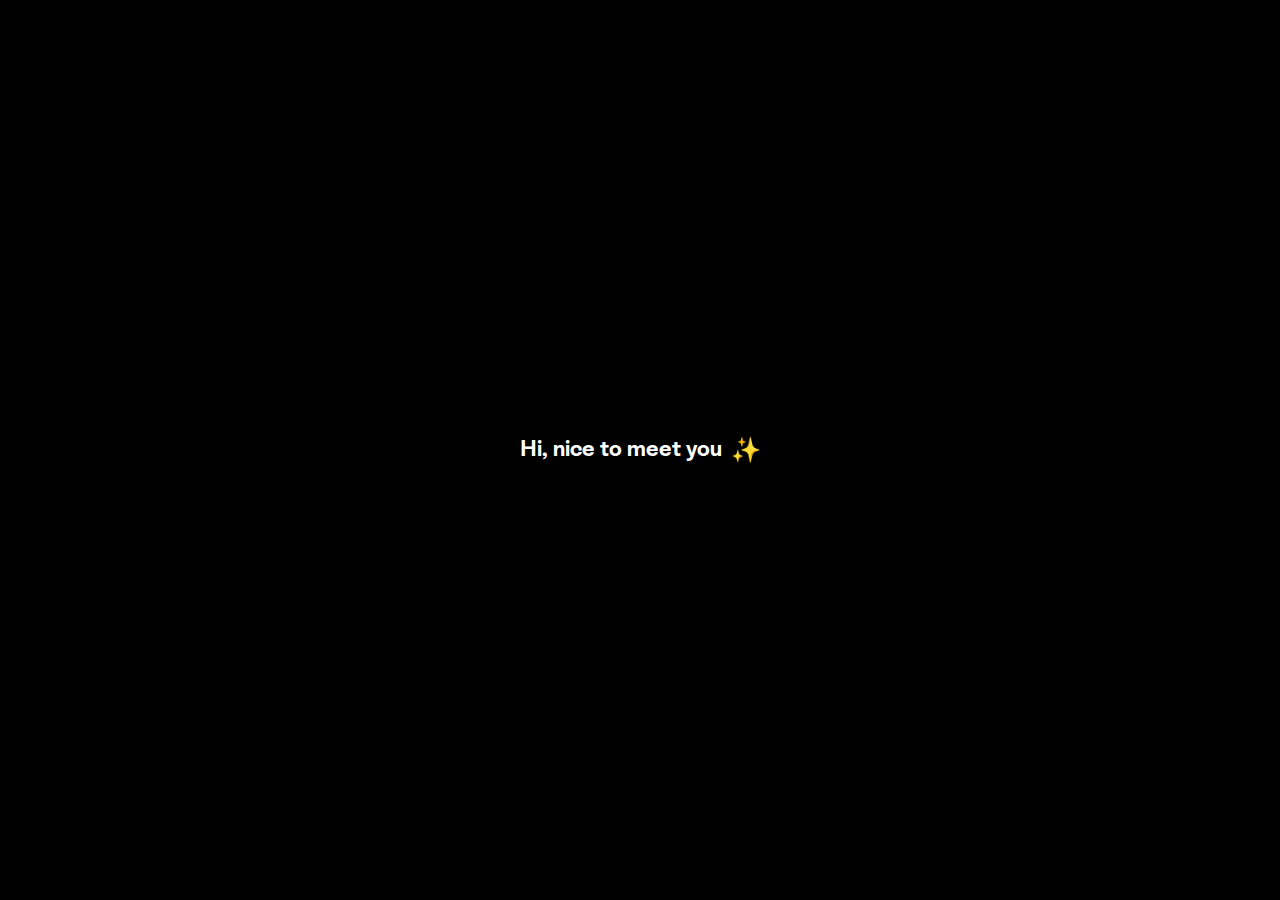
<file: index.html>
<!DOCTYPE html>
<html lang="en">
<head>
    <meta charset="UTF-8">
    <meta name="viewport" content="width=device-width, initial-scale=1.0">
    <link rel="icon" type="image/x-icon" href="./assets/images/icons/favicon.svg">
    <title>Home</title>

    <link rel="stylesheet" href="./assets/css/bootstrap.min.css">
    <link rel="stylesheet" href="https://cdnjs.cloudflare.com/ajax/libs/font-awesome/4.7.0/css/font-awesome.min.css">
    <link rel="preconnect" href="https://fonts.googleapis.com">
    <link rel="preconnect" href="https://fonts.gstatic.com" crossorigin>
    <link rel="preconnect" href="https://fonts.googleapis.com">
    <link rel="preconnect" href="https://fonts.gstatic.com" crossorigin>
    <link href="https://fonts.googleapis.com/css2?family=Open+Sans:wght@400;500;600;700&display=swap" rel="stylesheet">
    <link rel="stylesheet" href="./assets/css/slick.css">
    <link rel="stylesheet" href="./assets/css/slick-theme.css">
    <link rel="stylesheet" href="./assets/css/animate.css">
    <link rel="stylesheet" href="./style.css">   
</head>
<body>
    <!-- <div class="page-loader">
      <div class="loader-content"><h3 class="mb-0">Hi, nice to meet you <img src="./assets/images/sparkles.png" alt="img" /></h3></div>
    </div> -->

    <div id="splash-screen">
      <div class="column"></div>
      <div class="column"></div>
      <div class="column"></div>
      <div class="column"></div>
      <div class="spalash-screen-content"><h4 class="mb-0">Hi, nice to meet you <img src="./assets/images/sparkles.png" alt="img" style="width:30px; margin-left:4px;" /></h4></div>
    </div>

    <header>
      <div class="container-fluid px-md-4">
        <div class="header-inner">
          <div class="header-left">
              <a href="index.html" class="logo-box">
                  <img src="./assets/images/sifta.svg" alt="logo" />
              </a>
          </div>
          <div class="header-center">
            <div class="header-menu">
              <nav>
                <ul>
                  <li>
                    <a href="index.html" class="active">Home</a>
                  </li>
                  <li>
                    <a href="work.html">Work</a>
                  </li>
                  <li>
                    <a href="resume.html">Resume</a>
                  </li>
                  <li>
                    <a href="about.html">About</a>
                  </li>
                </ul>
              </nav>
            </div>

            <div class="social-icons-container w-fit-content d-md-none d-flex justify-content-center w-100">
              <a href="mailto:siftaidrees@outlook.com" class="social-icon"><img src="./assets/images/icons/outlook.svg" alt="img" /></a>
              <a href="https://www.linkedin.com/in/siftaidrees/" target="blank" class="social-icon"><img src="./assets/images/icons/linkedin.svg" alt="img" /></a>
              <a href="https://www.behance.net/sifta-idrees" target="blank" class="social-icon"><img src="./assets/images/icons/be.svg" alt="img" /></a>
            </div>
          </div>
          <div class="header-right">
            <div class="social-icons-container ms-auto w-fit-content d-md-flex d-none">
              <a href="mailto:siftaidrees@outlook.com" class="social-icon"><img src="./assets/images/icons/outlook.svg" alt="img" /></a>
              <a href="https://www.linkedin.com/in/siftaidrees/" target="blank" class="social-icon"><img src="./assets/images/icons/linkedin.svg" alt="img" /></a>
              <a href="https://www.behance.net/sifta-idrees" target="blank" class="social-icon"><img src="./assets/images/icons/be.svg" alt="img" /></a>
            </div>
            <div class="hamburger ms-auto">
              <span class="line line1"></span>
              <span class="line line2"></span>
              <span class="line line3"></span>
            </div>
          </div>
        </div>
      </div>
    </header>
    <main>
      <div class="site-main-content">
        <div class="intro-section">
          <div class="container">
            <div class="profile-circle mb-4 d-sm-none d-block wow fadeInLeft" data-wow-duration="1s" data-wow-delay="3s">
              <img src="./assets/images/sifta-mobile-image.png" alt="img" />
            </div>
            <div class="row align-items-center">
              <div class="col-lg-7 col-md-9 intro-col-1 wow fadeIn" data-wow-duration="1s" data-wow-delay="3.5s">
                <p class="intro-paragraph">A biology major who decided to become a designer. Motivated to learn, grow
                and excel in the visual design industry.</p>
                <h1 class="mb-4 wow fadeInUp" data-wow-duration="1s" data-wow-delay="3.5s">I am <span class="d-none">Sifta Idrees</span><span>Sifta Idrees</span>. A <span class="d-inline text-primary">
                  <div class="tooltipper d-inline">generalist

                    <div class="tooltip-icon d-md-flex d-none">
                      <img src="./assets/images/icons/question-mark-tooltip.svg" alt="img" />

                      <div class="tooltop-box">
                        <div class="tooltip-img-box align-self-center">
                          <img src="./assets/images/brain.gif" alt="img" />
                        </div>
                        <div class="tooltip-content-box">
                          <h3 class="text-secondary">Wait a minute, what’s a generalist designer?</h3>
                          <p class="text-grey">A UX designer that specializes in many different areas is known as a generalist. You might do some work in interaction design, some work in visual design, and more.</p>
                        </div>
                      </div>
                    </div>
                    <div class="tooltip-icon d-md-none d-flex" data-bs-toggle="modal" data-bs-target="#exampleModal">
                      <img src="./assets/images/icons/question-mark-tooltip.svg" alt="img" />
                    </div>
                  </div> 
                  designer</span> helping businesses connect with their customers through user-friendly designs.</h1>
                <a href="cards.html" class="sa-btn sa-btn-primary-gradient">Wanna see something fun?</a>
              </div>
              <!-- <div class="col-md-5 intro-col-2 pe-0">
                <img src="./assets/images/sifta-image.png" class="w-100" alt="sifta" style="opacity:.1;" />
              </div> -->
            </div>
          </div>
        </div>
      </div>
    </main>
    <footer class="border-top">
      <div class="footer-inner">
        <div class="container-fluid px-4 py-2">
          <div class="row">
            <div class="col-sm-4 py-2">
              <div class="footer-widget w-fit-content">
                <div class="widget-icon">
                  <img src="./assets/images/icons/work-icon.svg" alt="">
                </div>
                <div class="widget-text">Over 3 years of <br/>experience</div>
              </div>
            </div>
            <div class="col-sm-4 py-2">
              <div class="footer-widget w-fit-content mx-sm-auto">
                <div class="widget-icon">
                  <img src="./assets/images/icons/location-icon.svg" alt="">
                </div>
                <div class="widget-text">Based in Lahore,<br/> Pakistan</div>
              </div>  
            </div>
            <div class="col-sm-4 py-2">
              <div class="footer-widget w-fit-content ms-sm-auto">
                <div class="widget-icon">
                  <img src="./assets/images/icons/copyright-icon.svg" alt="">
                </div>
                <div class="widget-text">All rights reserved to <br/> Sifta Idrees</div>
              </div>  
            </div>
          </div>
        </div>
      </div>
    </footer>

    <!-- tooltip mobile modal -->
    <div class="modal fade" id="exampleModal" tabindex="-1" aria-labelledby="exampleModalLabel" aria-hidden="true">
      <div class="modal-dialog modal-dialog-centered">
        <div class="modal-content">
          <div class="modal-header border-0">
            <button type="button" class="btn-close" data-bs-dismiss="modal" aria-label="Close"></button>
          </div>
          <div class="modal-body text-center">
            <div class="tooltop-box">
              <div class="tooltip-img-box">
                <img src="./assets/images/brain.gif" alt="img" style="max-width: 50%" />
              </div>
              <div class="tooltip-content-box">
                <h3>Wait a minute, what’s a generalist designer?</h3>
                <p class="text-grey">A UX designer that specializes in many different areas is known as a generalist. You might do some work in interaction design, some work in visual design, and more.</p>
              </div>
            </div>
          </div>
        </div>
      </div>
    </div>
    
    <script type="text/javascript" src="./assets/js/jquery.min.js"></script>
    <script type="text/javascript" src="./assets/js/bootstrap.bundle.min.js"></script>
    <script type="text/javascript" src="./assets/js/slick.min.js"></script>
    <script type="text/javascript" src="./assets/js/wow.min.js"></script>
    <script type="text/javascript" src="./assets/js/counter.js"></script>
    <script type="text/javascript" src="./assets/js/custom.js"></script>
    <script type="text/javascript" src="./assets/js/about-page.js"></script>
    <script type="text/javascript" src="./assets/js/work-page.js"></script>
    <script type="text/javascript" src="./assets/js/case-study.js"></script>

    <script>
      const columns = document.querySelectorAll(".column");

      setTimeout(() => {
        columns.forEach((column, index) => {
          setTimeout(() => {
            column.style.transform = "translateY(100%)";
          }, index * 200);
          // 200 is time of fallen down after one another
        });
      }, 1500);
      // 1500 is the starting time of fallen down of first column

      setTimeout(() => {
        const splashScreen = document.querySelector("#splash-screen");
        splashScreen.style.transition = "opacity 1s ease-in-out";
        splashScreen.style.opacity = "0";
        setTimeout(() => {
          splashScreen.remove();
        }, 1000);
      }, 3000);
    </script>
</body>
</html>
</file>
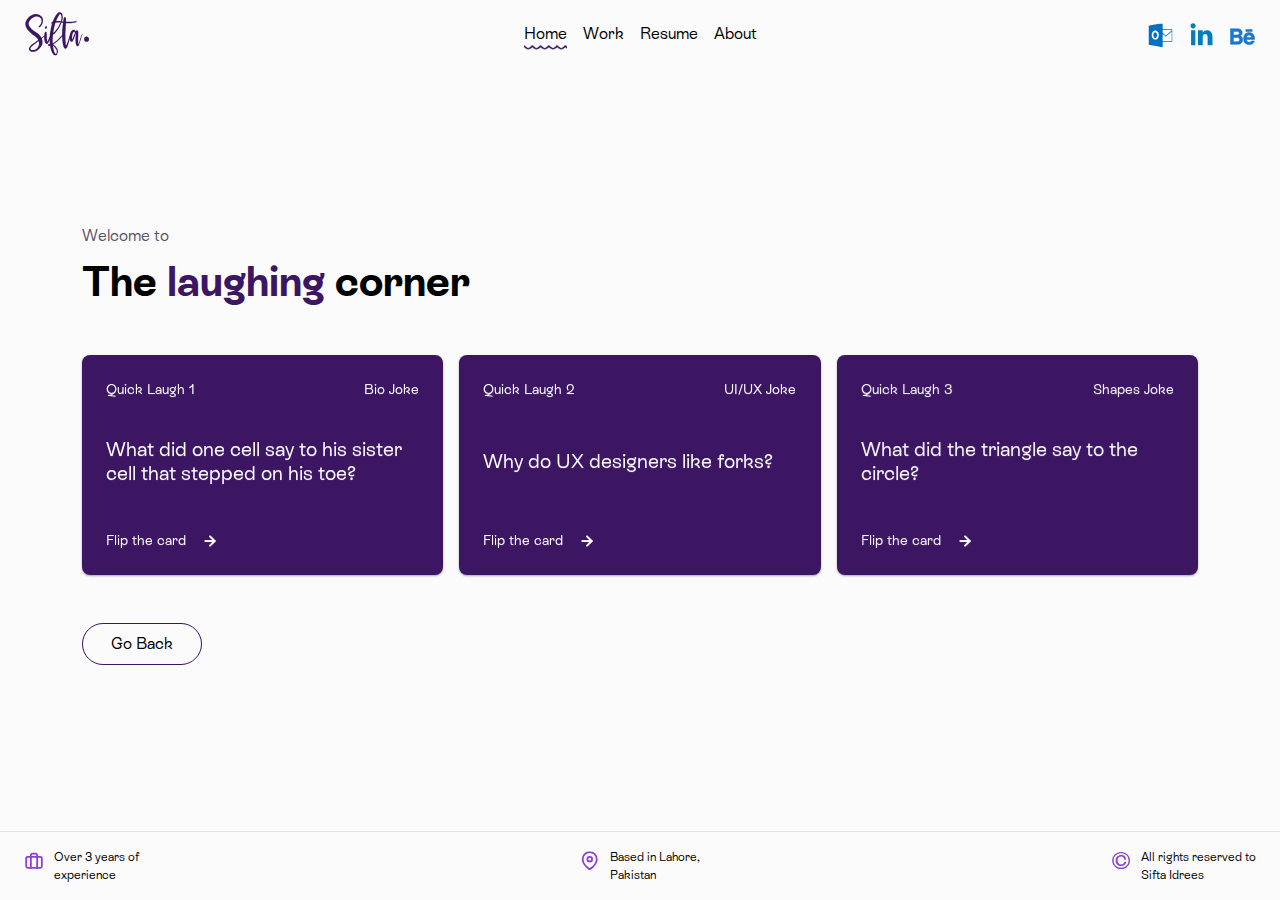
<file: cards.html>
<!DOCTYPE html>
<html lang="en">
<head>
    <meta charset="UTF-8">
    <meta name="viewport" content="width=device-width, initial-scale=1.0">
    <link rel="icon" type="image/x-icon" href="./assets/images/icons/favicon.svg">
    <title>Laughing Corner</title>

    <link rel="stylesheet" href="./assets/css/bootstrap.min.css">
    <link rel="stylesheet" href="https://cdnjs.cloudflare.com/ajax/libs/font-awesome/4.7.0/css/font-awesome.min.css">
    <link rel="preconnect" href="https://fonts.googleapis.com">
    <link rel="preconnect" href="https://fonts.gstatic.com" crossorigin>
    <link rel="preconnect" href="https://fonts.googleapis.com">
    <link rel="preconnect" href="https://fonts.gstatic.com" crossorigin>
    <link href="https://fonts.googleapis.com/css2?family=Open+Sans:wght@400;500;600;700&display=swap" rel="stylesheet">
    <link rel="stylesheet" href="./assets/css/slick.css">
    <link rel="stylesheet" href="./assets/css/slick-theme.css">
    <link rel="stylesheet" href="./assets/css/animate.css">
    <link rel="stylesheet" href="./style.css">    
</head>
<body>
    <header>
      <div class="container-fluid px-md-4">
        <div class="header-inner">
          <div class="header-left">
              <a href="index.html" class="logo-box">
                  <img src="./assets/images/sifta.svg" alt="logo" />
              </a>
          </div>
          <div class="header-center">
            <div class="header-menu">
              <nav>
                <ul>
                  <li>
                    <a href="index.html" class="active">Home</a>
                  </li>
                  <li>
                    <a href="work.html">Work</a>
                  </li>
                  <li>
                    <a href="resume.html">Resume</a>
                  </li>
                  <li>
                    <a href="about.html">About</a>
                  </li>
                </ul>
              </nav>
            </div>

            <div class="social-icons-container w-fit-content d-md-none d-flex justify-content-center w-100">
              <a href="mailto:siftaidrees@outlook.com" class="social-icon"><img src="./assets/images/icons/outlook.svg" alt="img" /></a>
              <a href="https://www.linkedin.com/in/siftaidrees/" target="blank" class="social-icon"><img src="./assets/images/icons/linkedin.svg" alt="img" /></a>
              <a href="https://www.behance.net/sifta-idrees" target="blank" class="social-icon"><img src="./assets/images/icons/be.svg" alt="img" /></a>
            </div>
          </div>
          <div class="header-right">
            <div class="social-icons-container ms-auto w-fit-content d-md-flex d-none">
              <a href="mailto:siftaidrees@outlook.com" class="social-icon"><img src="./assets/images/icons/outlook.svg" alt="img" /></a>
              <a href="https://www.linkedin.com/in/siftaidrees/" target="blank" class="social-icon"><img src="./assets/images/icons/linkedin.svg" alt="img" /></a>
              <a href="https://www.behance.net/sifta-idrees" target="blank" class="social-icon"><img src="./assets/images/icons/be.svg" alt="img" /></a>
            </div>
            <div class="hamburger ms-auto">
              <span class="line line1"></span>
              <span class="line line2"></span>
              <span class="line line3"></span>
            </div>
          </div>
        </div>
      </div>
    </header>
    <main>
      <div class="site-main-content">
        <div class="laughing-section">
          <div class="container">
            <p class="mb-2 text-grey wow fadeIn" data-wow-duration="1s">Welcome to</p>
            <h1 class="mb-5 wow fadeIn" data-wow-duration="1s">The <span class="text-primary">laughing</span> corner</h1>
            <div class="row g-3 mb-5">
                <div class="col-lg-4 col-sm-6 wow fadeIn" data-wow-duration="1s" data-wow-delay="0">
                    <div class="sa-flip-card">
                        <div class="flip-box">
                            <div class="flip-box-front" style="background-color:#3C1663;">
                                <div class="inner">
                                    <div class="flip-card-header">
                                        <div class="inner1">Quick Laugh 1</div>
                                        <div class="inner2">Bio Joke</div>
                                    </div>
                                    <div class="flip-card-body">
                                        <h5>What did one cell say to his sister cell that stepped on his toe?</h5>
                                    </div>
                                    <div class="flip-card-footer">
                                        <div class="inner1">Flip the card<span class="ms-3"><img style="margin-top: -2px;" src="./assets/images/icons/card-arrow-icon.svg" alt="img" /></span></div>
                                    </div>
                                </div>
                            </div>
                            <div class="flip-box-back" style="background-color:#000;">
                                <div class="inner">
                                    <div class="flip-card-header">
                                        <div class="inner1">Quick Laugh 1</div>
                                        <div class="inner2">Bio Joke</div>
                                    </div>
                                    <div class="flip-card-body">
                                        <div class="row align-items-center">
                                            <div class="col"><h5 class="mb-2">Mi-to-sis<img src="./assets/images/icons/laugh-icon.svg" class="ms-3" alt=""></h5></div>
                                            <div class="col text-end"><a href="https://en.wikipedia.org/wiki/Mitosis" target="blank" class="decoration-underline text-white mb-2">What's mitosis?</a></div>
                                        </div>
                                    </div>
                                    <div class="flip-card-footer">
                                        <div class="inner1">Flip the card<span class="ms-3"><img style="transform:rotate(180deg); margin-top: -2px;" src="./assets/images/icons/card-arrow-icon.svg" alt="img" /></span></div>
                                        <!-- <div class="inner2">Lame 4/10</div> -->
                                    </div>
                                </div>
                            </div>
                        </div>
                    </div>
                </div>
                <div class="col-lg-4 col-sm-6 wow fadeIn" data-wow-duration="1s" data-wow-delay="0.5s">
                    <div class="sa-flip-card">
                        <div class="flip-box">
                            <div class="flip-box-front" style="background-color:#3C1663;">
                                <div class="inner">
                                    <div class="flip-card-header">
                                        <div class="inner1">Quick Laugh 2</div>
                                        <div class="inner2">UI/UX Joke</div>
                                    </div>
                                    <div class="flip-card-body">
                                        <h5>Why do UX designers like forks?</h5>
                                    </div>
                                    <div class="flip-card-footer">
                                        <div class="inner1">Flip the card<span class="ms-3"><img style="margin-top: -2px;" src="./assets/images/icons/card-arrow-icon.svg" alt="img" /></span></div>
                                    </div>
                                </div>
                            </div>
                            <div class="flip-box-back" style="background-color:#000;">
                                <div class="inner">
                                    <div class="flip-card-header">
                                        <div class="inner1">Quick Laugh 2</div>
                                        <div class="inner2">UI/UX Joke</div>
                                    </div>
                                    <div class="flip-card-body">
                                        <div class="row align-items-center">
                                            <div class="col-8"><h5 class="mb-2">Because they’re great stakeholders</h5></div>
                                            <div class="col text-end"><img src="./assets/images/icons/facepalm-icon.svg" class="ms-3" alt=""></div>
                                        </div>
                                    </div>
                                    <div class="flip-card-footer">
                                        <div class="inner1">Flip the card<span class="ms-3"><img style="transform:rotate(180deg); margin-top: -2px;" src="./assets/images/icons/card-arrow-icon.svg" alt="img" /></span></div>
                                        <!-- <div class="inner2">Lame 6/10</div> -->
                                    </div>
                                </div>
                            </div>
                        </div>
                    </div>
                </div>
                <div class="col-lg-4 col-sm-6 wow fadeIn" data-wow-duration="1s" data-wow-delay="1s">
                    <div class="sa-flip-card">
                        <div class="flip-box">
                            <div class="flip-box-front" style="background-color:#3C1663;">
                                <div class="inner">
                                    <div class="flip-card-header">
                                        <div class="inner1">Quick Laugh 3</div>
                                        <div class="inner2">Shapes Joke</div>
                                    </div>
                                    <div class="flip-card-body">
                                        <h5>What did the triangle say to the circle?</h5>
                                    </div>
                                    <div class="flip-card-footer">
                                        <div class="inner1">Flip the card<span class="ms-3"><img style="margin-top: -2px;" src="./assets/images/icons/card-arrow-icon.svg" alt="img" /></span></div>
                                    </div>
                                </div>
                            </div>
                            <div class="flip-box-back" style="background-color:#000;">
                                <div class="inner">
                                    <div class="flip-card-header">
                                        <div class="inner1">Quick Laugh 3</div>
                                        <div class="inner2">Shapes Joke</div>
                                    </div>
                                    <div class="flip-card-body">
                                        <div class="row align-items-center">
                                            <div class="col"><h5 class="mb-2">You are so pointless</h5></div>
                                            <div class="col text-end"><img src="./assets/images/icons/cat-icon.svg" class="ms-3" alt=""></div>
                                        </div>
                                    </div>
                                    <div class="flip-card-footer">
                                        <div class="inner1">Flip the card<span class="ms-3"><img style="transform:rotate(180deg); margin-top: -2px;" src="./assets/images/icons/card-arrow-icon.svg" alt="img" /></span></div>
                                        <!-- <div class="inner2">Lame 3/10</div> -->
                                    </div>
                                </div>
                            </div>
                        </div>
                    </div>
                </div>
            </div>
            <div>
                <a href="index.html" class="sa-btn sa-btn-outline-primary">Go Back</a>
            </div>
          </div>
        </div>
      </div>
    </main>
    <footer class="border-top">
      <div class="footer-inner">
        <div class="container-fluid px-4 py-2">
          <div class="row">
            <div class="col-sm-4 py-2">
              <div class="footer-widget w-fit-content">
                <div class="widget-icon">
                  <img src="./assets/images/icons/work-icon.svg" alt="">
                </div>
                <div class="widget-text">Over 3 years of <br/>experience</div>
              </div>
            </div>
            <div class="col-sm-4 py-2">
              <div class="footer-widget w-fit-content mx-sm-auto">
                <div class="widget-icon">
                  <img src="./assets/images/icons/location-icon.svg" alt="">
                </div>
                <div class="widget-text">Based in Lahore,<br/> Pakistan</div>
              </div>  
            </div>
            <div class="col-sm-4 py-2">
              <div class="footer-widget w-fit-content ms-sm-auto">
                <div class="widget-icon">
                  <img src="./assets/images/icons/copyright-icon.svg" alt="">
                </div>
                <div class="widget-text">All rights reserved to <br/> Sifta Idrees</div>
              </div>  
            </div>
          </div>
        </div>
      </div>
    </footer>

    <script type="text/javascript" src="./assets/js/jquery.min.js"></script>
    <script type="text/javascript" src="./assets/js/bootstrap.bundle.min.js"></script>
    <script type="text/javascript" src="./assets/js/slick.min.js"></script>
    <script type="text/javascript" src="./assets/js/wow.min.js"></script>
    <script type="text/javascript" src="./assets/js/counter.js"></script>
    <script type="text/javascript" src="./assets/js/custom.js"></script>
    <script type="text/javascript" src="./assets/js/about-page.js"></script>
    <script type="text/javascript" src="./assets/js/work-page.js"></script>
    <script type="text/javascript" src="./assets/js/case-study.js"></script>
</body>
</html>
</file>
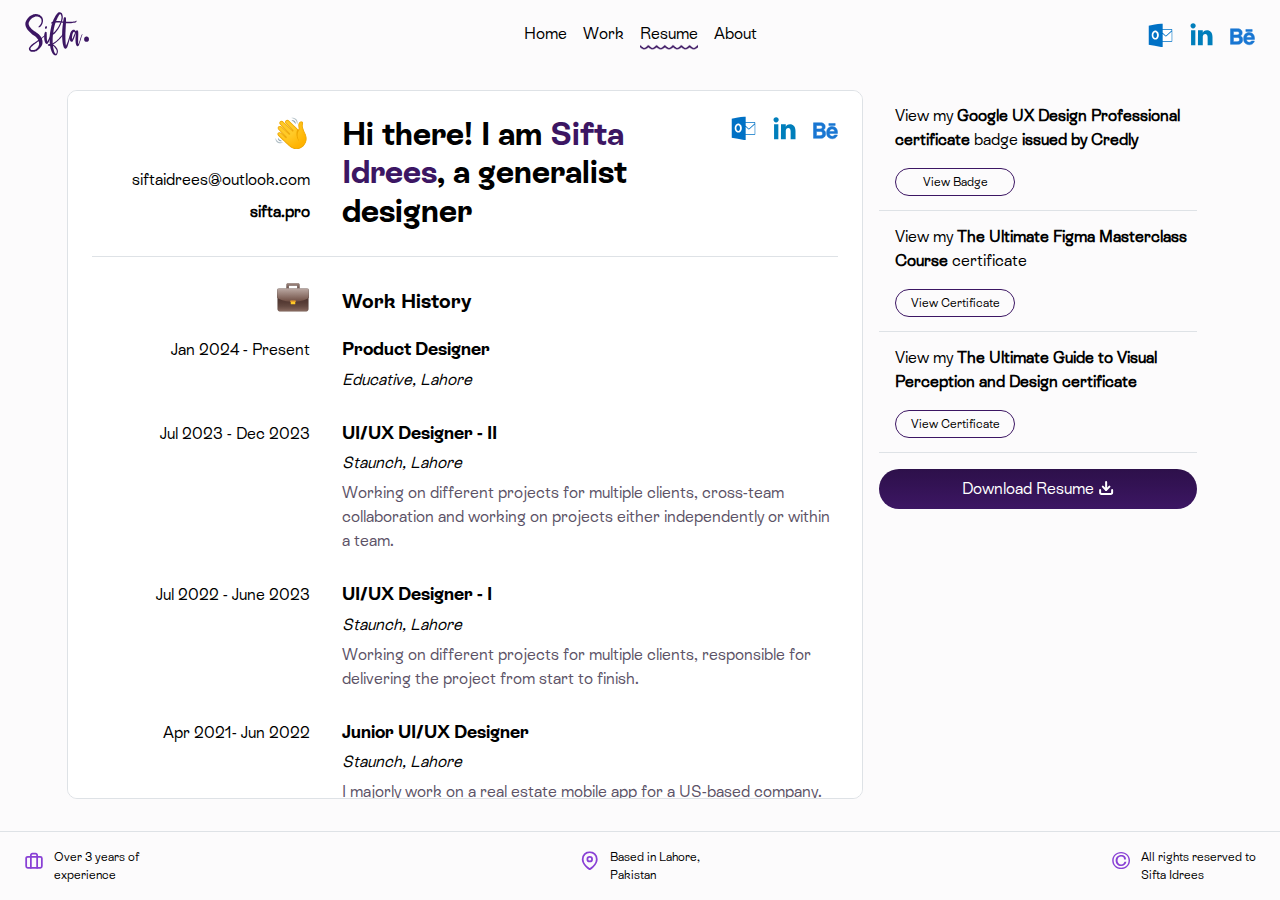
<file: resume.html>
<!DOCTYPE html>
<html lang="en">
<head>
    <meta charset="UTF-8">
    <meta name="viewport" content="width=device-width, initial-scale=1.0">
    <link rel="icon" type="image/x-icon" href="./assets/images/icons/favicon.svg">
    <title>Resume</title>

    <link rel="stylesheet" href="./assets/css/bootstrap.min.css">
    <link rel="stylesheet" href="https://cdnjs.cloudflare.com/ajax/libs/font-awesome/4.7.0/css/font-awesome.min.css">
    <link rel="preconnect" href="https://fonts.googleapis.com">
    <link rel="preconnect" href="https://fonts.gstatic.com" crossorigin>
    <link rel="preconnect" href="https://fonts.googleapis.com">
    <link rel="preconnect" href="https://fonts.gstatic.com" crossorigin>
    <link href="https://fonts.googleapis.com/css2?family=Open+Sans:wght@400;500;600;700&display=swap" rel="stylesheet">
    <link rel="stylesheet" href="./assets/css/slick.css">
    <link rel="stylesheet" href="./assets/css/slick-theme.css">
    <link rel="stylesheet" href="./assets/css/animate.css">
    <link rel="stylesheet" href="./style.css">   
</head>
<body>
    <header>
      <div class="container-fluid px-md-4">
        <div class="header-inner">
          <div class="header-left">
              <a href="index.html" class="logo-box">
                  <img src="./assets/images/sifta.svg" alt="logo" />
              </a>
          </div>
          <div class="header-center">
            <div class="header-menu">
              <nav>
                <ul>
                  <li>
                    <a href="index.html">Home</a>
                  </li>
                  <li>
                    <a href="work.html">Work</a>
                  </li>
                  <li>
                    <a href="resume.html" class="active">Resume</a>
                  </li>
                  <li>
                    <a href="about.html">About</a>
                  </li>
                </ul>
              </nav>
            </div>

            <div class="social-icons-container w-fit-content d-md-none d-flex justify-content-center w-100">
              <a href="mailto:siftaidrees@outlook.com" class="social-icon"><img src="./assets/images/icons/outlook.svg" alt="img" /></a>
              <a href="https://www.linkedin.com/in/siftaidrees/" target="blank" class="social-icon"><img src="./assets/images/icons/linkedin.svg" alt="img" /></a>
              <a href="https://www.behance.net/sifta-idrees" target="blank" class="social-icon"><img src="./assets/images/icons/be.svg" alt="img" /></a>
            </div>
          </div>
          <div class="header-right">
            <div class="social-icons-container ms-auto w-fit-content d-md-flex d-none">
              <a href="mailto:siftaidrees@outlook.com" class="social-icon"><img src="./assets/images/icons/outlook.svg" alt="img" /></a>
              <a href="https://www.linkedin.com/in/siftaidrees/" target="blank" class="social-icon"><img src="./assets/images/icons/linkedin.svg" alt="img" /></a>
              <a href="https://www.behance.net/sifta-idrees" target="blank" class="social-icon"><img src="./assets/images/icons/be.svg" alt="img" /></a>
            </div>
            <div class="hamburger ms-auto">
              <span class="line line1"></span>
              <span class="line line2"></span>
              <span class="line line3"></span>
            </div>
          </div>
        </div>
      </div>
    </header>
    <main>
      <div class="site-main-content">
        <div class="resume-section">
          <div class="container">
            <div class="resume-box">
                <div class="resume-main-content stylish-scroll-thin border mb-lg-0 mb-4">
                    <div class="resume-main-content-header">
                        <div class="inner1">
                            <div class="d-md-block d-none"><img src="./assets/images/icons/hand-icon.svg" alt="img" /></div>
                            <div class="mt-3">
                                <div class="mb-2"><a class="no-decoration text-secondary" href="mailto:siftaidrees@outlook.com">siftaidrees@outlook.com</a></div>
                                <div class="mb-2"><a class="no-decoration text-secondary fw-bold" href="http://sifta.pro" target="_blank">sifta.pro</a></div>
                            </div>
                        </div>
                        <div class="inner2">
                            <div class="title-area">
                                <h2 class="mb-0">Hi there! I am <span class="text-primary d-inline">Sifta<br/> Idrees</span>, a generalist<br/> designer</h2>
                            </div>
                            <div class="social-icons-container">
                                <a href="#" class="social-icon"><img src="./assets/images/icons/outlook.svg" alt="img"></a>
                                <a href="#" class="social-icon"><img src="./assets/images/icons/linkedin.svg" alt="img"></a>
                                <a href="#" class="social-icon"><img src="./assets/images/icons/be.svg" alt="img"></a>
                            </div>
                        </div>
                    </div>
                    <div class="resume-main-content-body">
                        <div class="resume-widget">
                            <div class="resume-widget-row">
                                <div class="inner1">
                                    <div><img src="./assets/images/icons/work-history-icon.svg" class="resume-main-widget-icon" alt="img" /></div>
                                </div>
                                <div class="inner2">
                                    <h5 class="mb-0 mt-2">Work History</h5>
                                </div>
                            </div>
                            <div class="resume-widget-row">
                                <div class="inner1">
                                    <div>Jan 2024 - Present</div>
                                </div>
                                <div class="inner2">
                                    <h6>Product Designer</h6>
                                    <p><i>Educative, Lahore</i></p>
                                </div>
                            </div>
                            <div class="resume-widget-row">
                                <div class="inner1">
                                    <div>Jul 2023 - Dec 2023</div>
                                </div>
                                <div class="inner2">
                                    <h6>UI/UX Designer - II</h6>
                                    <p><i>Staunch, Lahore</i></p>
                                    <p class="text-grey">Working on different projects for multiple clients, cross-team collaboration and working on projects either independently or within a team.</p>
                                </div>
                            </div>
                            <div class="resume-widget-row">
                                <div class="inner1">
                                    <div>Jul 2022 - June 2023</div>
                                </div>
                                <div class="inner2">
                                    <h6>UI/UX Designer - I</h6>
                                    <p><i>Staunch, Lahore</i></p>
                                    <p class="text-grey">Working on different projects for multiple clients, responsible for delivering the project from start to finish.</p>
                                </div>
                            </div>
                            <div class="resume-widget-row">
                                <div class="inner1">
                                    <div>Apr 2021- Jun 2022</div>
                                </div>
                                <div class="inner2">
                                    <h6>Junior UI/UX Designer</h6>
                                    <p><i>Staunch, Lahore</i></p>
                                    <p class="text-grey">I majorly work on a real estate mobile app for a US-based company. After finishing that project I worked on different projects for multiple clients where I was responsible for delivering the project from start to finish.</p>
                                </div>
                            </div>
                            <div class="resume-widget-row">
                                <div class="inner1">
                                    <div>Dec 2020 - Mar 2021</div>
                                </div>
                                <div class="inner2">
                                    <h6>UI/UX Intern</h6>
                                    <p><i>AlphaSquad Technologies, Lahore</i></p>
                                    <p class="text-grey">Designed a restaurant reservation and transport service provider mobile app. Also designed the desktop UI/UX of a customer self-service and technicians software.</p>
                                </div>
                            </div>
                            <div class="resume-widget-row">
                                <div class="inner1">
                                    <div>Aug 2019 - Oct 2019</div>
                                </div>
                                <div class="inner2">
                                    <h6>Teacher</h6>
                                    <p><i>Lahore Grammar School, Lahore</i></p>
                                    <p class="text-grey">English and Islamiat teacher of grade 6 students</p>
                                </div>
                            </div>
                            <div class="resume-widget-row">
                                <div class="inner1">
                                    <div>Jan 2019 - May 2019</div>
                                </div>
                                <div class="inner2">
                                    <h6>Teaching Assistant</h6>
                                    <p><i>LUMS - Lahore University of Management Sciences, Lahore</i></p>
                                    <p class="text-grey">Assisting Bio 101 instructors in teaching over 300 students, holding weekly office hours and checking quizzes and exams.</p>
                                </div>
                            </div>
                            <div class="resume-widget-row">
                                <div class="inner1">
                                    <div>Jan 2018 - May 2018</div>
                                </div>
                                <div class="inner2">
                                    <h6>Teaching Assistant</h6>
                                    <p><i>LUMS - Lahore University of Management Sciences, Lahore</i></p>
                                    <p class="text-grey">Assisting Bio101 instructors in teaching over 250 students, holding weekly office hours and tutorials and preparing and checking quizzes.</p>
                                </div>
                            </div>
                        </div>

                        <div class="resume-widget">
                            <div class="resume-widget-row">
                                <div class="inner1">
                                    <div><img src="./assets/images/icons/certification-icon.svg" class="resume-main-widget-icon" alt="img" /></div>
                                </div>
                                <div class="inner2">
                                    <h5 class="mb-0 mt-2">Certifications</h5>
                                </div>
                            </div>
                            <!-- <div class="resume-widget-row">
                                <div class="inner1">
                                    <div>Mar 2023 - Continue</div>
                                </div>
                                <div class="inner2">
                                    <h6>CS50: Introduction to Computer Science</h6>
                                    <p><i>Harvard University</i></p>
                                </div>
                            </div> -->
                            <div class="resume-widget-row">
                                <div class="inner1">
                                    <div>Oct 2023 - Nov 2023</div>
                                </div>
                                <div class="inner2">
                                    <h6>The Ultimate Guide to Visual Perception and Design</h6>
                                    <p><i>Interaction Design Foundation</i></p>
                                    <!-- <div><a href="#">View Certificate<span class="ms-3"><i class="fa fa-arrow-right" aria-hidden="true"></i></span></a></div> -->
                                </div>
                            </div>
                            <div class="resume-widget-row">
                                <div class="inner1">
                                    <div>Jun 2023 - Oct 2023</div>
                                </div>
                                <div class="inner2">
                                    <h6>Visual Design: The Ultimate Guide</h6>
                                    <p><i>Interaction Design Foundation</i></p>
                                    <!-- <div><a href="#">View Certificate<span class="ms-3"><i class="fa fa-arrow-right" aria-hidden="true"></i></span></a></div> -->
                                </div>
                            </div>
                            <div class="resume-widget-row">
                                <div class="inner1">
                                    <div>Sep 2022 - Oct 2022</div>
                                </div>
                                <div class="inner2">
                                    <h6>The Ultimate Figma Masterclass Course</h6>
                                    <p><i>Designership</i></p>
                                    <!-- <div><a href="#">View Certificate<span class="ms-3"><i class="fa fa-arrow-right" aria-hidden="true"></i></span></a></div> -->
                                </div>
                            </div>
                            <div class="resume-widget-row">
                                <div class="inner1">
                                    <div>Aug 2021 - Aug 2022</div>
                                </div>
                                <div class="inner2">
                                    <h6>Google UX Design Professional Certificate</h6>
                                    <p><i>Coursera</i></p>
                                    <!-- <div>
                                        <a href="#" class="me-5">View Certificate<span class="ms-3"><i class="fa fa-arrow-right" aria-hidden="true"></i></span></a>
                                        <a href="#">View Badge<span class="ms-3"><i class="fa fa-arrow-right" aria-hidden="true"></i></span></a>
                                    </div> -->
                                </div>
                            </div>
                        </div>

                        <div class="resume-widget">
                            <div class="resume-widget-row">
                                <div class="inner1">
                                    <div><img src="./assets/images/icons/education-icon.svg" class="resume-main-widget-icon" alt="img" /></div>
                                </div>
                                <div class="inner2">
                                    <h5>Education</h5>
                                </div>
                            </div>
                            <div class="resume-widget-row">
                                <div class="inner1">
                                    <div>Aug 2015 - May 2019</div>
                                </div>
                                <div class="inner2">
                                    <h6>Bachelor of Science - Biology</h6>
                                    <p><i>LUMS - Lahore University of Management Sciences, Lahore</i></p>
                                </div>
                            </div>
                            <div class="resume-widget-row">
                                <div class="inner1">
                                    <div>Aug 2013 - May 2015</div>
                                </div>
                                <div class="inner2">
                                    <h6>Fsc - Pre Medical</h6>
                                    <p><i>Punjab Group of Colleges, Lahore</i></p>
                                </div>
                            </div>
                            <div class="resume-widget-row">
                                <div class="inner1">
                                    <div>Aug 2011 - May 2013</div>
                                </div>
                                <div class="inner2">
                                    <h6>Matriculation Science Group</h6>
                                    <p><i>American Lycetuff, Lahore</i></p>
                                </div>
                            </div>
                        </div>

                        <div class="resume-widget">
                            <div class="resume-widget-row">
                                <div class="inner1">
                                    <div><img src="./assets/images/icons/skills-icon.svg" class="resume-main-widget-icon" alt="img" /></div>
                                </div>
                                <div class="inner2">
                                    <h5 class="mb-0 mt-2">Skills</h5>
                                </div>
                            </div>
                            <div class="resume-widget-row">
                                <div class="inner1">
                                    <div>Languages</div>
                                </div>
                                <div class="inner2">
                                    <h6>Urdu, English</h6>
                                </div>
                            </div>
                            <div class="resume-widget-row">
                                <div class="inner1">
                                    <div>Conceptual</div>
                                </div>
                                <div class="inner2">
                                    <h6>Cross Functional Collaboration, Wireframing and Prototyping, Iterative Processes, Design Research, User Focused Design, Adaptability and Flexibility</h6>
                                </div>
                            </div>
                        </div>
                    </div>
                </div>
                <div class="resume-sidebar stylish-scroll-thin">
                    <div class="resume-small-widget">
                        <p>View my <b>Google UX Design Professional certificate</b> badge <b>issued by Credly</b></p>
                        <a href="https://www.credly.com/badges/ba008bb1-e68d-465d-b4bf-77ed64ff0d58/print" target="blank" class="sa-btn sa-btn-mini sa-btn-outline-primary">View Badge</a>
                    </div>
                    <div class="resume-small-widget">
                        <p>View my <b>The Ultimate Figma Masterclass Course</b> certificate</p>
                        <a href="https://drive.google.com/file/d/13aeCPVIqkvw3C2wjxMl9_1sJPamnno8E/view" target="blank" class="sa-btn sa-btn-mini sa-btn-outline-primary">View Certificate</a>
                    </div>
                    <div class="resume-small-widget">
                        <p>View my <b>The Ultimate Guide to Visual Perception and Design certificate</b></p>
                        <a href="https://drive.google.com/file/d/1NnYjw1Fe5E3MUAi0iIcCAAtyfcPVn9ef/view" target="blank" class="sa-btn sa-btn-mini sa-btn-outline-primary">View Certificate</a>
                    </div>
                    <a href="https://drive.google.com/file/d/1Ck1lvKNWG_NH9zJ9wKKpTbOZNgoxLVBY/view?usp=sharing" target="blank" class="sa-btn sa-btn-primary-gradient w-100 mt-3">Download Resume <img style="margin-top: -4px; margin-left: 4px;" src="./assets/images/icons/download-icon.svg" alt="img" /></a>
                </div>
            </div>
          </div>
        </div>
      </div>
    </main>
    <footer class="border-top">
      <div class="footer-inner">
        <div class="container-fluid px-4 py-2">
          <div class="row">
            <div class="col-sm-4 py-2">
              <div class="footer-widget w-fit-content">
                <div class="widget-icon">
                  <img src="./assets/images/icons/work-icon.svg" alt="">
                </div>
                <div class="widget-text">Over 3 years of <br/>experience</div>
              </div>
            </div>
            <div class="col-sm-4 py-2">
              <div class="footer-widget w-fit-content mx-sm-auto">
                <div class="widget-icon">
                  <img src="./assets/images/icons/location-icon.svg" alt="">
                </div>
                <div class="widget-text">Based in Lahore,<br/> Pakistan</div>
              </div>  
            </div>
            <div class="col-sm-4 py-2">
              <div class="footer-widget w-fit-content ms-sm-auto">
                <div class="widget-icon">
                  <img src="./assets/images/icons/copyright-icon.svg" alt="">
                </div>
                <div class="widget-text">All rights reserved to <br/> Sifta Idrees</div>
              </div>  
            </div>
          </div>
        </div>
      </div>
    </footer>

    <script type="text/javascript" src="./assets/js/jquery.min.js"></script>
    <script type="text/javascript" src="./assets/js/bootstrap.bundle.min.js"></script>
    <script type="text/javascript" src="./assets/js/slick.min.js"></script>
    <script type="text/javascript" src="./assets/js/wow.min.js"></script>
    <script type="text/javascript" src="./assets/js/counter.js"></script>
    <script type="text/javascript" src="./assets/js/custom.js"></script>
    <script type="text/javascript" src="./assets/js/about-page.js"></script>
    <script type="text/javascript" src="./assets/js/work-page.js"></script>
    <script type="text/javascript" src="./assets/js/case-study.js"></script>
</body>
</html>
</file>
<file: style.css>
@font-face {
  font-family: "Rebond-Grotesque-Light";
  src: url("./assets/fonts/Rebond Grotesque Light.otf");
}

@font-face {
  font-family: "Rebond-Grotesque-Regular";
  src: url("./assets/fonts/Rebond Grotesque Regular.otf");
}

@font-face {
  font-family: "Rebond-Grotesque-Medium";
  src: url("./assets/fonts/Rebond Grotesque Medium.otf");
}

@font-face {
  font-family: "Rebond-Grotesque-Semibold";
  src: url("./assets/fonts/Rebond Grotesque Semibold.otf");
}

@font-face {
  font-family: "Rebond-Grotesque-Bold";
  src: url("./assets/fonts/Rebond Grotesque Bold.otf");
}

.bg-cover-center {
  background-size: cover;
  background-repeat: no-repeat;
  background-position: center;
}

.flex-center {
  display: -webkit-box;
  display: -ms-flexbox;
  display: flex;
  -ms-flex-wrap: wrap;
      flex-wrap: wrap;
  -webkit-box-align: center;
      -ms-flex-align: center;
          align-items: center;
  -webkit-box-pack: center;
      -ms-flex-pack: center;
          justify-content: center;
}

.text-mini {
  font-size: 12px;
}

.text-small {
  font-size: 14px;
}

.text-large {
  font-size: 18px;
}

.section-padding {
  padding: 50px 0;
}

.no-decoration {
  text-decoration: none;
}

.w-fit-content {
  width: -webkit-fit-content;
  width: -moz-fit-content;
  width: fit-content;
}

.decoration-underline {
  text-decoration: underline;
}

.min-h-100vh {
  min-height: 100vh;
}

.no-list-style {
  list-style-type: none;
}

.box-shadow {
  -webkit-box-shadow: 0px 0px 10px rgba(0, 0, 0, 0.1);
          box-shadow: 0px 0px 10px rgba(0, 0, 0, 0.1);
}

.negative-horizontal-margin {
  margin-left: -15px;
  margin-right: -15px;
}

.rounded-large {
  border-radius: 10px;
}

.section-padding {
  padding: 50px 0;
}

.overflow-hidden {
  overflow: hidden;
}

.table-layout-fixed {
  table-layout: fixed;
}

.container-medium {
  max-width: 767px;
  width: 100%;
  padding-left: 16px;
  padding-right: 16px;
  margin-left: auto;
  margin-right: auto;
}

.container-small {
  max-width: 576px;
  width: 100%;
  padding-left: 16px;
  padding-right: 16px;
  margin-left: auto;
  margin-right: auto;
}

.sa-badge {
  color: #fff;
  padding: 7px 24px;
  border-radius: 30px;
  font-size: 14px;
  display: inline-block;
}

@media only screen and (max-width: 1599px) {
  .sa-badge {
    padding: 3px 18px;
  }
}

.cursor-pointer {
  cursor: pointer;
}

.line-clamp1 {
  display: -webkit-box;
  -webkit-line-clamp: 1;
  -webkit-box-orient: vertical;
  overflow: hidden;
}

.round35-outline-pink,
.round35-outline-ss {
  border-radius: 50%;
  display: -webkit-inline-box;
  display: -ms-inline-flexbox;
  display: inline-flex;
  -webkit-box-pack: center;
      -ms-flex-pack: center;
          justify-content: center;
  -webkit-box-align: center;
      -ms-flex-align: center;
          align-items: center;
}

.round35-outline-pink {
  border: 1px solid #E31C3D;
  color: #E31C3D;
}

.round35-outline-ss {
  border: 1px solid #7167DA;
  color: #7167DA;
}

.no-bullets {
  list-style-type: none;
}

.bulleted-list li {
  position: relative;
  padding-left: 30px;
  list-style-type: none;
  margin-bottom: 16px;
}

.bulleted-list li:last-child {
  margin-bottom: 0;
}

.bulleted-list li:before {
  content: "";
  width: 12px;
  height: 12px;
  border-radius: 50%;
  background-color: #3C1663;
  position: absolute;
  top: 5px;
  left: 0;
  border: 4px solid #E9E9E9;
  outline: #3C1663 solid 1px;
}

.bulleted-list.s-and-s-bullets li:before {
  background-color: #7167DA;
  outline: #7167DA solid 1px;
}

.bulleted-list.coverworld-bullets li:before {
  background-color: #E31C3D;
  outline: #E31C3D solid 1px;
}

.stylish-heading {
  position: relative;
  padding-bottom: 16px;
  margin-bottom: 16px;
}

.stylish-heading:after {
  content: "";
  width: 60px;
  height: 4px;
  background-color: #3C1663;
  position: absolute;
  bottom: 0;
  left: 0;
}

.stylish-heading.text-center:after {
  content: "";
  left: 50%;
  -webkit-transform: translateX(-50%);
          transform: translateX(-50%);
}

.shadow-in-bg {
  width: 80%;
  position: absolute;
  top: 50%;
  left: 50%;
  -webkit-transform: translate(-50%, -50%);
          transform: translate(-50%, -50%);
  border-radius: 50%;
  -webkit-box-shadow: 0px 1px 200px 23px #3c166361;
          box-shadow: 0px 1px 200px 23px #3c166361;
}

/***************************************
    TEXT COLORS
***************************************/
.text-primary {
  color: #3C1663 !important;
}

.text-lightprimary {
  color: #8940d5 !important;
}

.text-secondary {
  color: #000 !important;
}

.text-grey {
  color: #5D5367 !important;
}

.text-lightgrey {
  color: #E9E9E9 !important;
}

.text-lightgrey2 {
  color: #F5F3F6 !important;
}

.text-universal {
  color: #6d7078 !important;
}

.text-sky {
  color: #C9F0F2 !important;
}

.text-orange {
  color: #EE6307 !important;
}

.text-success {
  color: #1E9B00 !important;
}

.text-danger {
  color: #BB2020 !important;
}

.text-pink {
  color: #E31C3D !important;
}

.text-parrot {
  color: #417D28 !important;
}

/***************************************
    BACKGROUND COLORS
***************************************/
.bg-primary {
  background-color: #3C1663 !important;
}

.bg-lightprimary {
  background-color: #8940d5 !important;
}

.bg-secondary {
  background-color: #000 !important;
}

.bg-grey {
  background-color: #5D5367 !important;
}

.bg-lightgrey {
  background-color: #E9E9E9 !important;
}

.bg-lightgrey2 {
  background-color: #F5F3F6 !important;
}

.bg-universal {
  background-color: #6d7078 !important;
}

.bg-sky {
  background-color: #C9F0F2 !important;
}

.bg-orange {
  background-color: #EE6307 !important;
}

.bg-success {
  background-color: #1E9B00 !important;
}

.bg-danger {
  background-color: #BB2020 !important;
}

.bg-pink {
  background-color: #E31C3D !important;
}

.bg-parrot {
  background-color: #417D28 !important;
}

html {
  scroll-behavior: smooth;
}

body {
  color: #000;
  margin: 0;
  padding: 0;
  font-size: 16px;
  font-family: "Rebond-Grotesque-Regular";
  min-height: 100vh;
  background-color: #FCFBFC;
}

h1 {
  font-size: 48px;
}

@media only screen and (max-width: 1440px) {
  h1 {
    font-size: 42px;
  }
}

@media only screen and (max-width: 1200px) {
  h1 {
    font-size: 36px;
  }
}

@media only screen and (max-width: 767px) {
  h1 {
    font-size: 32px;
  }
}

h2 {
  font-size: 40px;
}

@media only screen and (max-width: 1440px) {
  h2 {
    font-size: 32px;
  }
}

@media only screen and (max-width: 1200px) {
  h2 {
    font-size: 28px;
  }
}

h3 {
  font-size: 32px;
}

@media only screen and (max-width: 1440px) {
  h3 {
    font-size: 26px;
  }
}

@media only screen and (max-width: 1200px) {
  h3 {
    font-size: 24px;
  }
}

h4 {
  font-size: 26px;
}

@media only screen and (max-width: 1440px) {
  h4 {
    font-size: 22px;
  }
}

@media only screen and (max-width: 1200px) {
  h4 {
    font-size: 20px;
  }
}

h5 {
  font-size: 22px;
}

@media only screen and (max-width: 1440px) {
  h5 {
    font-size: 20px;
  }
}

@media only screen and (max-width: 1200px) {
  h5 {
    font-size: 18px;
  }
}

h6 {
  font-size: 18px;
}

@media only screen and (max-width: 1200px) {
  h6 {
    font-size: 16px;
  }
}

h1,
h2,
h3,
h4,
h5,
h6 {
  font-family: "Rebond-Grotesque-bold";
}

ul,
ol {
  padding: 0;
  margin: 0;
}

img {
  max-width: 100%;
}

span {
  display: inline-block;
}

/*************************************
    FORM CONTROL FIELD
*************************************/
@media only screen and (min-width: 1600px) {
  .container {
    min-width: 1530px;
  }
}

.form-control {
  -webkit-transition: 0.3s;
  transition: 0.3s;
  -webkit-transition-timing-function: ease-in;
          transition-timing-function: ease-in;
  /* Chrome, Safari, Edge, Opera */
  /* Firefox */
}

.form-control:focus {
  -webkit-box-shadow: none;
          box-shadow: none;
  border: 1px solid #3C1663;
}

.form-control::-webkit-outer-spin-button, .form-control::-webkit-inner-spin-button {
  -webkit-appearance: none;
}

.form-control[type=number] {
  -moz-appearance: textfield;
}

.form-floating > label {
  padding: 0.25rem .75rem;
  font-size: 16px;
  color: #999999;
  display: -webkit-box;
  -webkit-line-clamp: 1;
  -webkit-box-orient: vertical;
  overflow: hidden;
  height: unset;
  top: 13px;
}

@media only screen and (max-width: 1599px) {
  .form-floating > label {
    font-size: 12px;
    top: 9px;
  }
}

.form-floating > .form-select {
  padding-top: 1.425rem;
  padding-bottom: .425rem;
  cursor: pointer;
}

.form-control,
.form-select {
  background-color: #E9E9E9;
  height: calc(4rem - 4px) !important;
  font-size: 14px;
  border-color: #E9E9E9;
  -webkit-transition: 0.3s;
  transition: 0.3s;
  -webkit-transition-timing-function: ease-in;
          transition-timing-function: ease-in;
}

.form-control:focus,
.form-select:focus {
  -webkit-box-shadow: none;
          box-shadow: none;
  border: 1px solid #3C1663;
}

@media only screen and (max-width: 1599px) {
  .form-control,
  .form-select {
    height: 44px !important;
    font-size: 12px;
  }
}

.form-floating .form-control,
.form-floating .form-select {
  padding: 1.25rem .75rem .5rem !important;
}

@media only screen and (max-width: 1599px) {
  .form-floating .form-control,
  .form-floating .form-select {
    padding: 1.25rem .75rem .5rem !important;
  }
}

textarea.form-control {
  height: unset !important;
}

.form-control {
  padding: .5rem .75rem !important;
  -webkit-transition: 0.3s;
  transition: 0.3s;
  -webkit-transition-timing-function: ease-in;
          transition-timing-function: ease-in;
}

.form-control:focus {
  -webkit-box-shadow: none;
          box-shadow: none;
  border: 1px solid #3C1663;
}

.form-control[type=password] {
  padding-right: 2.5rem !important;
}

.form-control ~ .input-group-addon {
  position: absolute;
  right: 15px;
  top: 15px;
}

.form-control ~ .input-group-addon i {
  color: #5F6368;
}

.form-select {
  cursor: pointer;
}

.form-floating > .form-control:focus ~ label,
.form-floating > .form-control:not(:placeholder-shown) ~ label,
.form-floating > .form-select ~ label {
  opacity: 1;
}

.form-floating > .form-control:not(:placeholder-shown),
.form-floating > .form-select:not(:placeholder-shown) {
  background-color: #fff;
  border-color: #3C1663;
}

.form-check {
  text-align: left;
}

.form-check label {
  font-size: 14px;
}

@media only screen and (max-width: 1599px) {
  .form-check label {
    font-size: 12px;
  }
}

.form-check .form-check-input:checked {
  background-color: #3C1663;
}

.form-check .form-check-input:checked {
  background-color: #000;
  border-color: #000;
}

.input-group .input-group-text {
  background-color: #000;
  color: #fff;
  font-size: 14px;
  border-color: #000;
}

/**************************************
    BUTTONS
**************************************/
.sa-btn {
  padding: 12px 24px;
  display: -webkit-inline-box;
  display: -ms-inline-flexbox;
  display: inline-flex;
  -webkit-box-align: center;
      -ms-flex-align: center;
          align-items: center;
  -webkit-box-pack: center;
      -ms-flex-pack: center;
          justify-content: center;
  border-radius: 30px;
  position: relative;
  overflow: hidden;
  text-align: center;
  min-width: 120px;
  text-decoration: none;
  -webkit-transition: 0.3s;
  transition: 0.3s;
  -webkit-transition-timing-function: ease-in;
          transition-timing-function: ease-in;
}

.sa-btn:hover, .sa-btn:focus {
  text-decoration: none;
}

@media only screen and (max-width: 1440px) {
  .sa-btn {
    padding: 8px 16px;
  }
}

.sa-btn.sa-btn-mini {
  padding: 4px 6px;
  font-size: 12px;
}

.sa-btn-primary {
  background-color: #3C1663;
  color: #fff;
  border: 1px solid #3C1663;
}

.sa-btn-secondary {
  background-color: #000;
  color: #fff;
  border: 1px solid #000;
}

.sa-btn-primary:after,
.sa-btn-secondary:after {
  background: #fff;
  content: "";
  height: 155px;
  left: -75px;
  opacity: .2;
  position: absolute;
  top: -50px;
  -webkit-transform: rotate(35deg);
          transform: rotate(35deg);
  -webkit-transition: all 550ms cubic-bezier(0.19, 1, 0.22, 1);
  transition: all 550ms cubic-bezier(0.19, 1, 0.22, 1);
  width: 50px;
}

.sa-btn-primary:hover,
.sa-btn-secondary:hover {
  color: #fff;
}

.sa-btn-primary:hover:after,
.sa-btn-secondary:hover:after {
  left: 120%;
  -webkit-transition: all 550ms cubic-bezier(0.19, 1, 0.22, 1);
  transition: all 550ms cubic-bezier(0.19, 1, 0.22, 1);
}

.sa-btn-primary-gradient {
  background-image: -webkit-gradient(linear, left top, left bottom, from(#2D104A), to(#3C1663));
  background-image: linear-gradient(#2D104A, #3C1663);
  color: #fff;
}

.sa-btn-primary-gradient:hover {
  color: #fff;
  background-image: -webkit-gradient(linear, left top, left bottom, from(#2D104A), to(#2D104A));
  background-image: linear-gradient(#2D104A, #2D104A);
}

.sa-btn-outline-primary {
  border: 1px solid #3C1663;
  background-color: rgba(0, 0, 0, 0);
  color: #000;
}

.sa-btn-outline-primary:hover {
  border-color: #8940D5;
  color: #3C1663;
}

.sa-btn-secondary-hover-primary {
  background-color: #000;
  color: #fff;
  -webkit-transition: 0.3s;
  transition: 0.3s;
}

.sa-btn-secondary-hover-primary:hover {
  background-color: #3C1663;
  color: #fff;
}

/*******************************
    HAMBURGER
*******************************/
.hamburger {
  display: none;
  width: 40px;
  position: relative;
  height: 21px;
}

@media only screen and (max-width: 767px) {
  .hamburger {
    display: block;
  }
}

.hamburger .line {
  position: absolute;
  right: 0;
  height: 2px;
  background-color: #000;
  -webkit-transition: .3s;
  transition: .3s;
}

.hamburger .line1 {
  width: 100%;
  top: 0;
}

.hamburger .line2 {
  width: 50%;
  top: 9px;
  opacity: 1;
  visibility: visible;
}

.hamburger .line3 {
  width: 75%;
  top: 18px;
}

body.menu-btn-clicked {
  overflow: hidden;
}

body.menu-btn-clicked .hamburger .line1 {
  top: 9px;
  -webkit-transform: rotate(-45deg);
          transform: rotate(-45deg);
}

body.menu-btn-clicked .hamburger .line2 {
  -webkit-transform: translateX(50px);
          transform: translateX(50px);
  opacity: 0;
  visibility: hidden;
  top: 9px;
}

body.menu-btn-clicked .hamburger .line3 {
  top: 9px;
  -webkit-transform: rotate(45deg);
          transform: rotate(45deg);
  width: 100%;
}

/**************************************
    BACK BUTTON ICON
**************************************/
.element-with-back-btn {
  position: relative;
}

.element-with-back-btn .back-arrow {
  position: absolute;
  left: -35px;
  top: 3px;
  font-size: 40px;
  color: #3C1663;
  -webkit-transition: 0.3s;
  transition: 0.3s;
}

.element-with-back-btn .back-arrow:hover {
  color: #000;
}

@media only screen and (max-width: 1599px) {
  .element-with-back-btn .back-arrow {
    left: -30px;
    top: 0px;
    font-size: 36px;
  }
}

@media only screen and (max-width: 1440px) {
  .element-with-back-btn .back-arrow {
    left: -24px;
    top: -1px;
    font-size: 28px;
  }
}

@media only screen and (max-width: 575px) {
  .element-with-back-btn .back-arrow {
    left: 0px;
    top: -3px;
  }
}

/**************************************
    BREADCRUMB
**************************************/
.sa-breadcrumb li {
  color: #3C1663;
}

.sa-breadcrumb li a {
  font-weight: bold;
  text-decoration: none;
  color: #3C1663;
  font-size: 18px;
  -webkit-transition: 0.3s;
  transition: 0.3s;
}

.sa-breadcrumb li a:hover {
  color: #000;
}

@media only screen and (max-width: 1599px) {
  .sa-breadcrumb li a {
    font-size: 14px;
  }
}

.sa-breadcrumb .breadcrumb-item + .breadcrumb-item {
  padding-left: 1.25rem;
  font-size: 18px;
  color: #000;
}

@media only screen and (max-width: 1599px) {
  .sa-breadcrumb .breadcrumb-item + .breadcrumb-item {
    font-size: 14px;
  }
}

@media only screen and (max-width: 480px) {
  .sa-breadcrumb .breadcrumb-item + .breadcrumb-item {
    padding-left: .75rem;
  }
}

.sa-breadcrumb .breadcrumb-item + .breadcrumb-item:before {
  content: "\f105";
  font-family: 'FontAwesome';
  font-weight: bold;
  padding-right: 1.25rem;
}

@media only screen and (max-width: 480px) {
  .sa-breadcrumb .breadcrumb-item + .breadcrumb-item:before {
    padding-right: .75rem;
  }
}

/**************************************
    CARDS
**************************************/
.about-card {
  background-color: #F5F3F6;
  border-radius: 25px;
  padding: 16px;
  height: 230px;
  position: relative;
  border: 1px solid #dee2e6;
  cursor: pointer;
  display: -webkit-box;
  display: -ms-flexbox;
  display: flex;
  -ms-flex-wrap: wrap;
      flex-wrap: wrap;
  -webkit-box-align: center;
      -ms-flex-align: center;
          align-items: center;
  -webkit-box-pack: center;
      -ms-flex-pack: center;
          justify-content: center;
}

@media only screen and (max-width: 1440px) {
  .about-card {
    height: 175px;
  }
}

.about-card > img {
  -webkit-transform: scale(1);
          transform: scale(1);
  -webkit-transition: 0.3s;
  transition: 0.3s;
  max-width: 70%;
  max-height: 100%;
}

@media only screen and (max-width: 1440px) {
  .about-card > img {
    max-width: 60%;
  }
}

.about-card:hover img {
  -webkit-transform: scale(1.1);
          transform: scale(1.1);
}

.about-card .about-card-tooltip {
  position: absolute;
  top: 50%;
  border: 1px solid #3C1663;
  border-radius: 20px;
  padding: 16px;
  background-color: #fff;
  z-index: 1;
  width: 280px;
  opacity: 0;
  visibility: hidden;
  cursor: auto;
  -webkit-transition: 0.2s;
  transition: 0.2s;
}

@media (max-width: 1024px) {
  .about-card .about-card-tooltip {
    font-size: 12px;
    width: 210px;
  }
}

@media only screen and (max-width: 575px) {
  .about-card .about-card-tooltip {
    width: 80%;
  }
}

.about-card .about-card-tooltip .tooltip-arrow {
  position: absolute;
  top: 50%;
  width: 20px;
  height: 20px;
  background-color: #fff;
  -webkit-transform: rotate(45deg) translateY(-50%);
          transform: rotate(45deg) translateY(-50%);
}

.about-card .about-card-tooltip.tooltip-right {
  left: calc(100% + 10px);
  -webkit-transform: translate(10px, -50%);
          transform: translate(10px, -50%);
}

@media only screen and (max-width: 575px) {
  .about-card .about-card-tooltip.tooltip-right {
    left: 50%;
    top: 100%;
    -webkit-transform: translate(-50%, 10px);
            transform: translate(-50%, 10px);
  }
}

.about-card .about-card-tooltip.tooltip-right .tooltip-arrow {
  left: -18px;
  border-bottom: 1px solid #3C1663;
  border-left: 1px solid #3C1663;
}

@media only screen and (max-width: 575px) {
  .about-card .about-card-tooltip.tooltip-right .tooltip-arrow {
    left: 50%;
    top: 3px;
    -webkit-transform: rotate(135deg) translate(-50%, 10px);
            transform: rotate(135deg) translate(-50%, 10px);
  }
}

.about-card .about-card-tooltip.tooltip-left {
  right: calc(100% + 10px);
  -webkit-transform: translate(-10px, -50%);
          transform: translate(-10px, -50%);
}

@media only screen and (max-width: 575px) {
  .about-card .about-card-tooltip.tooltip-left {
    left: 50%;
    top: 100%;
    -webkit-transform: translate(-50%, 10px);
            transform: translate(-50%, 10px);
  }
}

.about-card .about-card-tooltip.tooltip-left .tooltip-arrow {
  right: -4px;
  border-top: 1px solid #3C1663;
  border-right: 1px solid #3C1663;
}

@media only screen and (max-width: 575px) {
  .about-card .about-card-tooltip.tooltip-left .tooltip-arrow {
    left: 50%;
    top: 3px;
    -webkit-transform: rotate(135deg) translate(-50%, 10px);
            transform: rotate(135deg) translate(-50%, 10px);
    border-top: 1px solid rgba(0, 0, 0, 0);
    border-right: 1px solid rgba(0, 0, 0, 0);
    border-bottom: 1px solid #3C1663;
    border-left: 1px solid #3C1663;
  }
}

.about-card:hover .about-card-tooltip {
  opacity: 1;
  visibility: visible;
}

.about-card:hover .about-card-tooltip.tooltip-right {
  -webkit-transform: translate(0px, -50%);
          transform: translate(0px, -50%);
}

@media only screen and (max-width: 575px) {
  .about-card:hover .about-card-tooltip.tooltip-right {
    -webkit-transform: translate(-50%, 0px);
            transform: translate(-50%, 0px);
  }
}

.about-card:hover .about-card-tooltip.tooltip-left {
  -webkit-transform: translate(0px, -50%);
          transform: translate(0px, -50%);
}

@media only screen and (max-width: 575px) {
  .about-card:hover .about-card-tooltip.tooltip-left {
    -webkit-transform: translate(-50%, 0px);
            transform: translate(-50%, 0px);
  }
}

.count-card {
  border-radius: 16px;
  background-color: #fff;
  padding: 24px;
}

.count-card .count-card-header {
  display: -webkit-box;
  display: -ms-flexbox;
  display: flex;
  -ms-flex-wrap: wrap;
      flex-wrap: wrap;
  margin-bottom: 16px;
}

.count-card .count {
  background: #000;
  color: #fff;
  width: 32px;
  height: 32px;
  padding: 4px;
  display: -webkit-box;
  display: -ms-flexbox;
  display: flex;
  -webkit-box-align: center;
      -ms-flex-align: center;
          align-items: center;
  -webkit-box-pack: center;
      -ms-flex-pack: center;
          justify-content: center;
  border-radius: 6px;
  font-weight: bold;
}

.count-card .title {
  width: calc(100% - 32px);
  padding-left: 16px;
  margin-bottom: 0;
  padding-top: 5px;
}

.case-study-card {
  padding: 16px;
  max-width: 400px;
  text-align: center;
  display: block;
  text-decoration: none;
}

@media only screen and (max-width: 1366px) {
  .case-study-card {
    max-width: 230px;
  }
}

.case-study-card .card-image {
  width: -webkit-fit-content;
  width: -moz-fit-content;
  width: fit-content;
  margin: 0 auto 24px;
  border-radius: 50%;
  -webkit-transition: .3s;
  transition: .3s;
  -webkit-box-shadow: 0px 0px 15px 1px rgba(0, 0, 0, 0);
          box-shadow: 0px 0px 15px 1px rgba(0, 0, 0, 0);
}

.case-study-card .card-image img {
  margin: 0 auto;
}

.case-study-card .card-title {
  color: #000;
  -webkit-transition: .3s;
  transition: .3s;
  text-shadow: 0px 3px 3px rgba(0, 0, 0, 0);
}

.case-study-card .card-subtitle {
  color: #5D5367;
  -webkit-transition: .3s;
  transition: .3s;
  text-shadow: 0px 3px 3px rgba(0, 0, 0, 0);
}

.case-study-card:hover .card-image {
  -webkit-box-shadow: 0px 5px 15px 1px rgba(0, 0, 0, 0.2);
          box-shadow: 0px 5px 15px 1px rgba(0, 0, 0, 0.2);
}

.case-study-card:hover .card-title,
.case-study-card:hover .card-subtitle {
  text-shadow: 0px 3px 3px rgba(0, 0, 0, 0.2);
}

/**************************************
    TABLES
**************************************/
.sa-table tr th,
.sa-table tr td {
  padding: 24px;
  border-color: #dee2e6;
  vertical-align: middle;
}

@media only screen and (max-width: 1599px) {
  .sa-table tr th,
  .sa-table tr td {
    padding: 16px;
  }
}

.sa-table tr th {
  color: #000;
  border-bottom-width: 1px;
}

.sa-table tr:last-child td {
  border-bottom: 0;
}

/**************************************
    TABLE SCROLLER
**************************************/
.table-box {
  overflow-y: auto;
}

@media only screen and (max-width: 1599px) {
  .scroll-from-x-large-laptop table {
    width: 1599px;
  }
}

@media only screen and (max-width: 1440px) {
  .scroll-from-large-laptop table {
    width: 1440px;
  }
}

@media only screen and (max-width: 1366px) {
  .scroll-from-laptop table {
    width: 1366px;
  }
}

@media only screen and (max-width: 1200px) {
  .scroll-from-small-laptop table {
    width: 1199px;
  }
}

@media only screen and (max-width: 991px) {
  .scroll-from-ipad table {
    width: 991px;
  }
}

@media only screen and (max-width: 767px) {
  .scroll-from-tab table {
    width: 767px;
  }
}

@media only screen and (max-width: 575px) {
  .scroll-from-small-tab table {
    width: 575px;
  }
}

@media only screen and (max-width: 480px) {
  .scroll-from-mobile table {
    width: 480px;
  }
}

@media only screen and (max-width: 360px) {
  .scroll-from-small-mobile table {
    width: 365px;
  }
}

/**************************************
    SOCIAL ICONS
**************************************/
.social-icons-container {
  display: -webkit-box;
  display: -ms-flexbox;
  display: flex;
  -ms-flex-wrap: wrap;
      flex-wrap: wrap;
  -webkit-box-align: center;
      -ms-flex-align: center;
          align-items: center;
  gap: 16px;
}

/**************************************
    SOCIAL ICONS
**************************************/
.sa-flip-card {
  position: relative;
  -webkit-backface-visibility: hidden;
  max-width: 550px;
  width: 100%;
  cursor: pointer;
  -webkit-transform: translateY(0px);
          transform: translateY(0px);
  border-radius: 10px;
  -webkit-transition: 0.3s;
  transition: 0.3s;
}

.sa-flip-card:hover {
  -webkit-transform: translateY(-5px);
          transform: translateY(-5px);
}

.sa-flip-card:hover .flip-box-front,
.sa-flip-card:hover .flip-box-back {
  -webkit-box-shadow: 0 14px 28px rgba(0, 0, 0, 0.25), 0 10px 10px rgba(0, 0, 0, 0.22);
          box-shadow: 0 14px 28px rgba(0, 0, 0, 0.25), 0 10px 10px rgba(0, 0, 0, 0.22);
}

.flip-box {
  -ms-transform-style: preserve-3d;
  border-radius: 10px;
  transform-style: preserve-3d;
  -webkit-transform-style: preserve-3d;
  perspective: 1000px;
  -webkit-perspective: 1000px;
}

.flip-box-front,
.flip-box-back {
  background-size: cover;
  background-position: center;
  border-radius: 8px;
  min-height: 250px;
  -webkit-transition: -webkit-transform 0.7s cubic-bezier(0.4, 0.2, 0.2, 1);
  transition: -webkit-transform 0.7s cubic-bezier(0.4, 0.2, 0.2, 1);
  transition: transform 0.7s cubic-bezier(0.4, 0.2, 0.2, 1);
  transition: transform 0.7s cubic-bezier(0.4, 0.2, 0.2, 1), -webkit-transform 0.7s cubic-bezier(0.4, 0.2, 0.2, 1);
  -webkit-transition: transform 0.7s cubic-bezier(0.4, 0.2, 0.2, 1);
  -webkit-backface-visibility: hidden;
  backface-visibility: hidden;
  color: #fff;
  -webkit-box-shadow: 0 1px 3px rgba(0, 0, 0, 0.12), 0 1px 2px rgba(0, 0, 0, 0.24);
          box-shadow: 0 1px 3px rgba(0, 0, 0, 0.12), 0 1px 2px rgba(0, 0, 0, 0.24);
  -webkit-transition: all 1s cubic-bezier(0.25, 0.8, 0.25, 1);
  transition: all 1s cubic-bezier(0.25, 0.8, 0.25, 1);
}

@media only screen and (max-width: 1440px) {
  .flip-box-front,
  .flip-box-back {
    min-height: 220px;
  }
}

.flip-box-front {
  -webkit-transform: rotateY(0deg);
  transform: rotateY(0deg);
  -webkit-transform-style: preserve-3d;
  transform-style: preserve-3d;
}

.flip-box.do-flip .flip-box-front {
  -webkit-transform: rotateY(-180deg);
  transform: rotateY(-180deg);
  -webkit-transform-style: preserve-3d;
  transform-style: preserve-3d;
}

.flip-box-back {
  position: absolute;
  top: 0;
  left: 0;
  width: 100%;
  -webkit-transform: rotateY(180deg);
  transform: rotateY(180deg);
  -webkit-transform-style: preserve-3d;
  transform-style: preserve-3d;
}

.flip-box.do-flip .flip-box-back {
  -webkit-transform: rotateY(0deg);
  transform: rotateY(0deg);
  -webkit-transform-style: preserve-3d;
  transform-style: preserve-3d;
}

.flip-box .inner {
  position: absolute;
  left: 0;
  top: 0;
  right: 0;
  bottom: 0;
  width: 100%;
  padding: 24px;
  outline: 1px solid transparent;
  -webkit-perspective: inherit;
  perspective: inherit;
  z-index: 2;
  display: -webkit-box;
  display: -ms-flexbox;
  display: flex;
  -ms-flex-wrap: wrap;
      flex-wrap: wrap;
  -ms-flex-line-pack: justify;
      align-content: space-between;
  transform: translateZ(60px) scale(0.94);
  -webkit-transform: translateZ(60px) scale(0.94);
  -ms-transform: translateZ(60px) scale(0.94);
}

.flip-box .inner > * {
  width: 100%;
}

.flip-card-header {
  display: -webkit-box;
  display: -ms-flexbox;
  display: flex;
  -ms-flex-wrap: wrap;
      flex-wrap: wrap;
  -webkit-box-pack: justify;
      -ms-flex-pack: justify;
          justify-content: space-between;
  margin-bottom: 16px;
  font-size: 14px;
}

.flip-card-body {
  margin-bottom: 16px;
}

.flip-card-body h5 {
  font-family: "Rebond-Grotesque-Regular";
}

.flip-card-footer {
  font-size: 14px;
  display: -webkit-box;
  display: -ms-flexbox;
  display: flex;
  -ms-flex-wrap: wrap;
      flex-wrap: wrap;
  -webkit-box-pack: justify;
      -ms-flex-pack: justify;
          justify-content: space-between;
}

/**************************************
    STYLISH SCROLL
**************************************/
.stylish-scroll, body {
  /* width */
  /* Track */
  /* Handle */
  /* Handle on hover */
}

.stylish-scroll::-webkit-scrollbar, body::-webkit-scrollbar {
  width: 10px;
}

.stylish-scroll::-webkit-scrollbar-track, body::-webkit-scrollbar-track {
  background: #f1f1f1;
}

.stylish-scroll::-webkit-scrollbar-thumb, body::-webkit-scrollbar-thumb {
  background: #888;
}

.stylish-scroll::-webkit-scrollbar-thumb:hover, body::-webkit-scrollbar-thumb:hover {
  background: #555;
}

.stylish-scroll-thin {
  /* width */
  /* Track */
  /* Handle */
  /* Handle on hover */
}

.stylish-scroll-thin::-webkit-scrollbar {
  width: 5px;
}

.stylish-scroll-thin::-webkit-scrollbar-track {
  background: #f1f1f1;
}

.stylish-scroll-thin::-webkit-scrollbar-thumb {
  background: #3C1663;
}

/**************************************
    PAGE PROGRESSBAR
**************************************/
.progress-container {
  background-color: rgba(150, 150, 150, 0.2);
  height: 10px;
  width: 100%;
  position: fixed;
  top: 87px;
  left: 0;
  right: 0;
  z-index: 9;
}

@media only screen and (max-width: 1440px) {
  .progress-container {
    top: 68px;
  }
}

.progress-container .progress-bar {
  background-color: #8940d5;
  height: 10px;
  width: 0%;
}

/**************************************
    CASESTUDY TOGGLE SECTION
**************************************/
.sa-toggle-section .sa-toggle-section-header {
  display: -webkit-box;
  display: -ms-flexbox;
  display: flex;
  -ms-flex-wrap: wrap;
      flex-wrap: wrap;
  -webkit-box-pack: justify;
      -ms-flex-pack: justify;
          justify-content: space-between;
  -webkit-box-align: center;
      -ms-flex-align: center;
          align-items: center;
  padding: 24px 24px;
  border-radius: 10px;
  color: #fff;
  min-height: 100px;
}

@media only screen and (max-width: 1440px) {
  .sa-toggle-section .sa-toggle-section-header {
    min-height: 92px;
  }
}

@media only screen and (max-width: 480px) {
  .sa-toggle-section .sa-toggle-section-header {
    padding: 16px;
  }
}

.sa-toggle-section .sa-toggle-section-header .inner1 {
  width: calc(100% - 215px);
  padding-right: 16px;
}

@media only screen and (max-width: 1599px) {
  .sa-toggle-section .sa-toggle-section-header .inner1 {
    width: calc(100% - 185px);
  }
}

@media only screen and (max-width: 480px) {
  .sa-toggle-section .sa-toggle-section-header .inner1 {
    width: 100%;
    padding-right: 0px;
  }
}

.sa-toggle-section .sa-toggle-section-header .inner1 h3 {
  font-family: "Rebond-Grotesque-Semibold";
}

.sa-toggle-section .sa-toggle-section-header .inner2 {
  width: 215px;
}

@media only screen and (max-width: 1599px) {
  .sa-toggle-section .sa-toggle-section-header .inner2 {
    width: 185px;
  }
}

@media only screen and (max-width: 480px) {
  .sa-toggle-section .sa-toggle-section-header .inner2 {
    width: 100%;
    margin-top: 16px;
  }
}

.sa-toggle-section .sa-toggle-section-header .form-check .form-check-input:checked {
  background-color: #1E9B00;
  border-color: #1E9B00;
}

.sa-toggle-section .sa-toggle-section-body .show-after-toggle {
  display: none;
}

.sa-toggle-section.toggle-btn-clicked .sa-toggle-section-body .show-after-toggle {
  display: block;
}

.sa-toggle-section.toggle-btn-clicked .sa-toggle-section-body .show-before-toggle {
  display: none;
}

/**************************************
    CASESTUDY TOGGLE SECTION
**************************************/
#counter-section-container {
  display: -webkit-box;
  display: -ms-flexbox;
  display: flex;
  -ms-flex-wrap: wrap;
      flex-wrap: wrap;
  -webkit-box-align: start;
      -ms-flex-align: start;
          align-items: start;
  -webkit-box-pack: center;
      -ms-flex-pack: center;
          justify-content: center;
}

#sa-counter-box-container {
  display: -webkit-box;
  display: -ms-flexbox;
  display: flex;
  -ms-flex-wrap: wrap;
      flex-wrap: wrap;
  width: calc(100% - 88px);
  margin-right: 16px;
}

@media only screen and (max-width: 991px) {
  #sa-counter-box-container {
    width: 100%;
    margin-right: 0;
    margin-bottom: 16px;
  }
}

#sa-counter-box-container #counter-box {
  -webkit-box-flex: 1;
      -ms-flex: 1;
          flex: 1;
  border-right: 1px solid #dee2e6;
  padding: 24px;
  min-height: 200px;
  display: -webkit-box;
  display: -ms-flexbox;
  display: flex;
  -ms-flex-wrap: wrap;
      flex-wrap: wrap;
  -ms-flex-line-pack: center;
      align-content: center;
  -webkit-box-pack: center;
      -ms-flex-pack: center;
          justify-content: center;
}

@media only screen and (max-width: 991px) {
  #sa-counter-box-container #counter-box {
    border-bottom: 1px solid #dee2e6;
  }
}

@media only screen and (max-width: 480px) {
  #sa-counter-box-container #counter-box {
    -webkit-box-flex: unset;
        -ms-flex: unset;
            flex: unset;
    border-right: 0;
    border-bottom: 1px solid #dee2e6;
    width: 100%;
  }
}

#sa-counter-box-container #counter-box > * {
  width: 100%;
}

#sa-counter-box-container #counter-box:last-child {
  border-right: 0;
}

@media only screen and (max-width: 480px) {
  #sa-counter-box-container #counter-box:last-child {
    border-bottom: 0;
  }
}

/**************************************
    PAGE LOADER
**************************************/
.page-loader {
  position: fixed;
  top: 0;
  right: 0;
  bottom: 0;
  left: 0;
  background-color: #000;
  display: -webkit-box;
  display: -ms-flexbox;
  display: flex;
  -webkit-box-pack: center;
      -ms-flex-pack: center;
          justify-content: center;
  -webkit-box-align: center;
      -ms-flex-align: center;
          align-items: center;
  text-align: center;
  padding: 50px;
  color: #fff;
  z-index: 999;
}

.page-loader .loader-content {
  -webkit-animation-name: blurAnimation;
          animation-name: blurAnimation;
  -webkit-animation-iteration-count: infinite;
          animation-iteration-count: infinite;
  -webkit-animation-duration: 5s;
          animation-duration: 5s;
}

@-webkit-keyframes blurAnimation {
  0% {
    -webkit-filter: blur(3px);
            filter: blur(3px);
  }
  80% {
    -webkit-filter: blur(0px);
            filter: blur(0px);
  }
  100% {
    -webkit-filter: blur(0px);
            filter: blur(0px);
  }
}

@keyframes blurAnimation {
  0% {
    -webkit-filter: blur(3px);
            filter: blur(3px);
  }
  80% {
    -webkit-filter: blur(0px);
            filter: blur(0px);
  }
  100% {
    -webkit-filter: blur(0px);
            filter: blur(0px);
  }
}

#splash-screen {
  position: fixed;
  top: 0;
  left: 0;
  width: 100%;
  height: 100%;
  background-color: #fff;
  display: -webkit-box;
  display: -ms-flexbox;
  display: flex;
  -webkit-box-pack: justify;
      -ms-flex-pack: justify;
          justify-content: space-between;
  z-index: 9999;
}

#splash-screen .column {
  width: 25%;
  height: 100%;
  -webkit-transition: -webkit-transform 1s ease-in-out;
  transition: -webkit-transform 1s ease-in-out;
  transition: transform 1s ease-in-out;
  transition: transform 1s ease-in-out, -webkit-transform 1s ease-in-out;
  background-color: #000;
}

#splash-screen .spalash-screen-content {
  -webkit-animation-name: blurAnimation2;
          animation-name: blurAnimation2;
  -webkit-animation-duration: 2s;
          animation-duration: 2s;
  position: fixed;
  top: 50%;
  left: 50%;
  width: 100%;
  text-align: center;
  padding: 16px;
  -webkit-transform: translate(-50%, -50%);
          transform: translate(-50%, -50%);
  color: #fff;
}

@-webkit-keyframes blurAnimation2 {
  0% {
    -webkit-filter: blur(3px);
            filter: blur(3px);
  }
  80% {
    -webkit-filter: blur(0px);
            filter: blur(0px);
  }
  100% {
    -webkit-filter: blur(0px);
            filter: blur(0px);
  }
}

@keyframes blurAnimation2 {
  0% {
    -webkit-filter: blur(3px);
            filter: blur(3px);
  }
  80% {
    -webkit-filter: blur(0px);
            filter: blur(0px);
  }
  100% {
    -webkit-filter: blur(0px);
            filter: blur(0px);
  }
}

/**************************************
    SCROLL TO SEE MORE ELEMENT
**************************************/
.scroll-to-see-more {
  position: fixed;
  right: 0px;
  bottom: 130px;
  z-index: 1;
  color: #000;
  display: -webkit-box;
  display: -ms-flexbox;
  display: flex;
  -webkit-box-align: center;
      -ms-flex-align: center;
          align-items: center;
  rotate: -90deg;
  margin-right: -60px;
}

.scroll-to-see-more .mouse {
  width: 26px;
  height: 40px;
  border-radius: 15px;
  border: 2px solid #3C1663;
  position: relative;
  overflow: hidden;
  -webkit-transform: rotate(90deg);
          transform: rotate(90deg);
  margin-right: 24px;
}

.scroll-to-see-more .mouse .roll {
  position: absolute;
  top: 8px;
  left: 50%;
  width: 4px;
  margin-left: -2px;
  height: 4px;
  border-radius: 4px;
  background: #000;
  -webkit-animation: mouseScroll 0.8s cubic-bezier(0.7, 0, 0.3, 1) infinite alternate;
  animation: mouseScroll 0.8s cubic-bezier(0.7, 0, 0.3, 1) infinite alternate;
  z-index: 2;
}

.scroll-to-see-more .mouse .rollshadow {
  position: absolute;
  top: 8px;
  left: 50%;
  width: 4px;
  margin-left: -2px;
  height: 4px;
  background: #aaa;
  border-radius: 4px;
  -webkit-animation: mouseScroll 0.8s cubic-bezier(0.7, 0, 0.3, 1) infinite alternate;
  animation: mouseScroll 0.8s cubic-bezier(0.7, 0, 0.3, 1) infinite alternate;
  animation-delay: 0s;
  -webkit-animation-delay: 80ms;
  animation-delay: 80ms;
  z-index: 1;
}

@-webkit-keyframes mouseScroll {
  0% {
    -webkit-transform: translateY(0);
    transform: translateY(0);
  }
  100% {
    -webkit-transform: translateY(14px);
    transform: translateY(14px);
  }
}

@keyframes mouseScroll {
  0% {
    -webkit-transform: translateY(0);
    transform: translateY(0);
  }
  100% {
    -webkit-transform: translateY(14px);
    transform: translateY(14px);
  }
}

/***************************************
    HEADER
***************************************/
header {
  position: fixed;
  top: 0;
  left: 0;
  right: 0;
  z-index: 9;
  background-color: #FCFBFC;
}

@media (min-width: 1920px) {
  header .container-fluid {
    max-width: 1920px;
  }
}

header .header-inner {
  margin-left: -15px;
  margin-right: -15px;
  padding: 12px 0;
  display: -webkit-box;
  display: -ms-flexbox;
  display: flex;
  -ms-flex-wrap: wrap;
      flex-wrap: wrap;
  -webkit-box-pack: justify;
      -ms-flex-pack: justify;
          justify-content: space-between;
  -webkit-box-align: center;
      -ms-flex-align: center;
          align-items: center;
}

header .header-inner .logo-box {
  display: block;
}

@media only screen and (max-width: 1440px) {
  header .header-inner .logo-box {
    width: 64px;
  }
}

header .header-inner nav ul {
  display: -webkit-box;
  display: -ms-flexbox;
  display: flex;
  -ms-flex-wrap: wrap;
      flex-wrap: wrap;
  -webkit-box-pack: center;
      -ms-flex-pack: center;
          justify-content: center;
  gap: 16px;
  list-style: none;
}

@media only screen and (max-width: 767px) {
  header .header-inner nav ul {
    -webkit-box-pack: start;
        -ms-flex-pack: start;
            justify-content: start;
  }
}

@media only screen and (max-width: 767px) {
  header .header-inner nav ul li {
    width: 100%;
  }
}

header .header-inner nav ul li a {
  text-decoration: none;
  color: #000;
  position: relative;
  display: block;
  width: -webkit-fit-content;
  width: -moz-fit-content;
  width: fit-content;
}

@media only screen and (max-width: 767px) {
  header .header-inner nav ul li a {
    font-size: 32px;
    font-weight: bold;
    margin: auto;
  }
}

header .header-inner nav ul li a:after {
  content: "";
  position: absolute;
  bottom: -4px;
  left: 0;
  width: 100%;
  height: 6px;
  background-image: url("./assets/images/zigzag.png");
  background-size: auto 100%;
  opacity: 0;
  -webkit-transition: .2s;
  transition: .2s;
}

header .header-inner nav ul li a.active:after {
  opacity: 1;
}

header .header-inner nav ul li a.active:hover:after {
  opacity: 1;
}

header .header-inner nav ul li a:hover:after {
  opacity: .15;
}

header .header-inner .header-left,
header .header-inner .header-center,
header .header-inner .header-right {
  padding: 0 16px;
}

header .header-inner .header-left,
header .header-inner .header-right {
  width: 200px;
}

@media only screen and (max-width: 767px) {
  header .header-inner .header-left,
  header .header-inner .header-right {
    width: 50%;
  }
}

header .header-inner .header-center {
  width: calc(100% - 400px);
  -webkit-transition: 0.3s;
  transition: 0.3s;
}

@media only screen and (max-width: 767px) {
  header .header-inner .header-center {
    -webkit-transform: translateX(-100%);
            transform: translateX(-100%);
    padding-top: 48px;
    position: fixed;
    top: 65px;
    left: 0;
    bottom: 0;
    background-color: #FCFBFC;
    width: 300px;
  }
}

@media (max-width: 400px) {
  header .header-inner .header-center {
    width: unset;
    right: 0;
  }
}

@media only screen and (max-width: 767px) {
  header .header-inner .header-center .header-menu {
    height: calc(100% - 45px);
    overflow-y: auto;
  }
  header .header-inner .header-center .header-menu::-webkit-scrollbar {
    width: 5px;
  }
  header .header-inner .header-center .header-menu::-webkit-scrollbar-track {
    background: #f1f1f1;
  }
  header .header-inner .header-center .header-menu::-webkit-scrollbar-thumb {
    background: #3C1663;
  }
}

@media only screen and (max-width: 767px) {
  .menu-btn-clicked header .header-inner .header-center {
    -webkit-transform: translateX(0);
            transform: translateX(0);
  }
}

/***************************************
    MAIN CSS
***************************************/
.site-main-content {
  padding-top: 87px;
}

@media only screen and (max-width: 1440px) {
  .site-main-content {
    padding-top: 58px;
  }
}

.intro-section {
  padding: 32px 0;
  min-height: calc(100vh - 87px - 81px);
  display: -webkit-box;
  display: -ms-flexbox;
  display: flex;
  -ms-flex-wrap: wrap;
      flex-wrap: wrap;
  -webkit-box-align: center;
      -ms-flex-align: center;
          align-items: center;
  background-image: url("./assets/images/sifta-image.png");
  background-repeat: no-repeat;
  background-position: right center;
  background-size: auto 100%;
  background-image: url("./assets/images/hero-img3.png");
  background-position: calc(100% + 150px) center;
}

@media only screen and (max-width: 1440px) {
  .intro-section {
    min-height: calc(100vh - 59px - 68px);
    background-position: calc(100% + 170px) center;
  }
}

@media only screen and (max-width: 575px) {
  .intro-section {
    background-image: unset;
  }
}

.intro-section .intro-paragraph {
  max-width: 550px;
  color: #5D5367;
}

.laughing-section {
  padding: 32px 0;
  min-height: calc(100vh - 87px - 81px);
  display: -webkit-box;
  display: -ms-flexbox;
  display: flex;
  -ms-flex-wrap: wrap;
      flex-wrap: wrap;
  -webkit-box-align: center;
      -ms-flex-align: center;
          align-items: center;
}

@media only screen and (max-width: 1440px) {
  .laughing-section {
    min-height: calc(100vh - 58px - 69px);
  }
}

.resume-section {
  padding: 32px 0;
  height: calc(100vh - 87px - 81px);
}

@media only screen and (max-width: 1440px) {
  .resume-section {
    min-height: calc(100vh - 58px - 69px);
  }
}

@media only screen and (max-width: 991px) {
  .resume-section {
    height: unset;
  }
}

.resume-section > .container {
  height: 100%;
}

.resume-section .resume-box {
  display: -webkit-box;
  display: -ms-flexbox;
  display: flex;
  -ms-flex-wrap: wrap;
      flex-wrap: wrap;
  margin-left: -15px;
  margin-right: -15px;
  height: 100%;
}

@media only screen and (max-width: 991px) {
  .resume-section .resume-box {
    margin-left: 0;
    margin-right: 0;
  }
}

.resume-section .resume-box .resume-main-content {
  padding: 32px;
  width: calc(100% - 400px);
  overflow-y: auto;
  max-height: 100%;
  min-height: 100%;
  background-color: #fff;
  border-radius: 10px;
}

@media only screen and (max-width: 1440px) {
  .resume-section .resume-box .resume-main-content {
    padding: 24px;
  }
}

@media only screen and (max-width: 1366px) {
  .resume-section .resume-box .resume-main-content {
    width: calc(100% - 350px);
  }
}

@media only screen and (max-width: 1200px) {
  .resume-section .resume-box .resume-main-content {
    width: calc(100% - 300px);
  }
}

@media only screen and (max-width: 991px) {
  .resume-section .resume-box .resume-main-content {
    width: 100%;
  }
}

@media only screen and (max-width: 767px) {
  .resume-section .resume-box .resume-main-content {
    padding: 24px 16px;
  }
}

.resume-section .resume-box .resume-main-content .resume-main-content-header {
  display: -webkit-box;
  display: -ms-flexbox;
  display: flex;
  -ms-flex-wrap: wrap;
      flex-wrap: wrap;
  border-bottom: 1px solid #dee2e6;
  padding-bottom: 24px;
}

.resume-section .resume-box .resume-main-content .resume-main-content-header .inner1 {
  width: 350px;
  padding-right: 32px;
  text-align: right;
  display: -webkit-box;
  display: -ms-flexbox;
  display: flex;
  -ms-flex-wrap: wrap;
      flex-wrap: wrap;
  -ms-flex-line-pack: justify;
      align-content: space-between;
}

@media only screen and (max-width: 1440px) {
  .resume-section .resume-box .resume-main-content .resume-main-content-header .inner1 {
    width: 250px;
  }
}

@media only screen and (max-width: 767px) {
  .resume-section .resume-box .resume-main-content .resume-main-content-header .inner1 {
    width: 100%;
    padding-right: 0px;
    text-align: left;
    -webkit-box-ordinal-group: 3;
        -ms-flex-order: 2;
            order: 2;
  }
}

.resume-section .resume-box .resume-main-content .resume-main-content-header .inner1 > * {
  width: 100%;
}

.resume-section .resume-box .resume-main-content .resume-main-content-header .inner2 {
  width: calc(100% - 350px);
  display: -webkit-box;
  display: -ms-flexbox;
  display: flex;
  -ms-flex-wrap: wrap;
      flex-wrap: wrap;
  -webkit-box-align: start;
      -ms-flex-align: start;
          align-items: flex-start;
}

@media only screen and (max-width: 1440px) {
  .resume-section .resume-box .resume-main-content .resume-main-content-header .inner2 {
    width: calc(100% - 250px);
  }
}

@media only screen and (max-width: 767px) {
  .resume-section .resume-box .resume-main-content .resume-main-content-header .inner2 {
    width: 100%;
  }
}

.resume-section .resume-box .resume-main-content .resume-main-content-header .inner2 .title-area {
  width: calc(100% - 150px);
  padding-right: 16px;
}

@media only screen and (max-width: 1200px) {
  .resume-section .resume-box .resume-main-content .resume-main-content-header .inner2 .title-area {
    width: 100%;
    padding-right: 0;
  }
}

.resume-section .resume-box .resume-main-content .resume-main-content-header .inner2 .social-icons-container {
  width: 150px;
  -webkit-box-pack: end;
      -ms-flex-pack: end;
          justify-content: end;
}

@media only screen and (max-width: 1200px) {
  .resume-section .resume-box .resume-main-content .resume-main-content-header .inner2 .social-icons-container {
    width: 100%;
    -webkit-box-pack: start;
        -ms-flex-pack: start;
            justify-content: start;
    margin-top: 24px;
  }
}

.resume-section .resume-box .resume-main-content .resume-main-content-body {
  padding-top: 24px;
}

.resume-section .resume-box .resume-sidebar {
  width: 400px;
  padding: 0 16px;
  overflow-y: auto;
  max-height: 100%;
  min-height: 100%;
}

@media only screen and (max-width: 1366px) {
  .resume-section .resume-box .resume-sidebar {
    width: 350px;
  }
}

@media only screen and (max-width: 1200px) {
  .resume-section .resume-box .resume-sidebar {
    width: 300px;
  }
}

@media only screen and (max-width: 991px) {
  .resume-section .resume-box .resume-sidebar {
    width: 100%;
    padding: 0;
  }
}

.resume-widget {
  margin-bottom: 50px;
}

.resume-widget:last-child {
  margin-bottom: 0;
}

.resume-widget .resume-widget-row {
  display: -webkit-box;
  display: -ms-flexbox;
  display: flex;
  -ms-flex-wrap: wrap;
      flex-wrap: wrap;
  margin-bottom: 24px;
}

.resume-widget .resume-widget-row:last-child {
  margin-bottom: 0;
}

.resume-widget .resume-widget-row .inner1 {
  width: 350px;
  padding-right: 32px;
  text-align: right;
  display: -webkit-box;
  display: -ms-flexbox;
  display: flex;
  -ms-flex-wrap: wrap;
      flex-wrap: wrap;
  -ms-flex-line-pack: justify;
      align-content: space-between;
}

@media only screen and (max-width: 1440px) {
  .resume-widget .resume-widget-row .inner1 {
    width: 250px;
  }
}

@media only screen and (max-width: 767px) {
  .resume-widget .resume-widget-row .inner1 {
    width: 180px;
    padding-right: 24px;
  }
}

@media only screen and (max-width: 480px) {
  .resume-widget .resume-widget-row .inner1 {
    width: 100%;
    padding-right: 0px;
    text-align: left;
    margin-bottom: 12px;
  }
}

.resume-widget .resume-widget-row .inner1 > * {
  width: 100%;
}

.resume-widget .resume-widget-row .inner2 {
  width: calc(100% - 350px);
}

@media only screen and (max-width: 1440px) {
  .resume-widget .resume-widget-row .inner2 {
    width: calc(100% - 250px);
  }
}

@media only screen and (max-width: 767px) {
  .resume-widget .resume-widget-row .inner2 {
    width: calc(100% - 180px);
  }
}

@media only screen and (max-width: 480px) {
  .resume-widget .resume-widget-row .inner2 {
    width: 100%;
  }
}

.resume-widget .resume-widget-row .inner2 p {
  margin-bottom: 6px;
}

.resume-small-widget {
  padding: 30px 0 30px 24px;
  border-bottom: 1px solid #dee2e6;
  position: relative;
}

@media only screen and (max-width: 1440px) {
  .resume-small-widget {
    padding: 14px 0 14px 16px;
  }
}

.about-slider-box,
.about-static-sections {
  margin: 0 0 auto;
}

.about-slider-box .about-slider-slide,
.about-static-sections .about-slider-slide {
  height: calc(100vh - 88px);
}

@media only screen and (max-width: 1440px) {
  .about-slider-box .about-slider-slide,
  .about-static-sections .about-slider-slide {
    height: calc(100vh - 65px);
  }
}

@media (max-width: 1024px) {
  .about-slider-box .about-slider-slide,
  .about-static-sections .about-slider-slide {
    height: auto;
    min-height: 100vh;
    display: -webkit-box;
    display: -ms-flexbox;
    display: flex;
    -webkit-box-align: center;
        -ms-flex-align: center;
            align-items: center;
  }
}

.about-slider-box .about-slider-slide .slide-inner,
.about-static-sections .about-slider-slide .slide-inner {
  max-width: 850px;
  margin: 0 auto;
  padding: 24px 16px;
  display: -webkit-box;
  display: -ms-flexbox;
  display: flex;
  -ms-flex-wrap: wrap;
      flex-wrap: wrap;
  -webkit-box-align: center;
      -ms-flex-align: center;
          align-items: center;
  height: 100%;
  overflow: auto;
}

@media only screen and (max-width: 1440px) {
  .about-slider-box .about-slider-slide .slide-inner,
  .about-static-sections .about-slider-slide .slide-inner {
    max-width: 1000px;
  }
}

@media (max-width: 1024px) {
  .about-slider-box .about-slider-slide .slide-inner,
  .about-static-sections .about-slider-slide .slide-inner {
    max-width: 767px;
    padding: 48px 16px;
    height: auto;
    overflow: unset;
  }
}

.about-slider-box .about-slider-slide .slide-inner > *,
.about-static-sections .about-slider-slide .slide-inner > * {
  width: 100%;
}

.about-slider-box .about-slider-slide .slide-inner .slide-content-box .triangle-image,
.about-static-sections .about-slider-slide .slide-inner .slide-content-box .triangle-image {
  height: 40vh;
  margin: 0 auto 32px;
  position: relative;
  width: -webkit-fit-content;
  width: -moz-fit-content;
  width: fit-content;
}

@media (max-width: 1024px) {
  .about-slider-box .about-slider-slide .slide-inner .slide-content-box .triangle-image,
  .about-static-sections .about-slider-slide .slide-inner .slide-content-box .triangle-image {
    height: auto;
    max-width: 350px;
  }
}

.about-slider-box .about-slider-slide .slide-inner .slide-content-box .triangle-image .polygon-image,
.about-static-sections .about-slider-slide .slide-inner .slide-content-box .triangle-image .polygon-image {
  max-width: 100%;
  width: auto;
  display: block;
  max-height: 100%;
}

.about-slider-box .about-slider-slide .slide-inner .slide-content-box .triangle-image .sketch-image,
.about-static-sections .about-slider-slide .slide-inner .slide-content-box .triangle-image .sketch-image {
  max-width: 100%;
  display: block;
  position: absolute;
  top: 50%;
  left: 50%;
  height: 100%;
  -webkit-transform: translate(-50%, -50%);
          transform: translate(-50%, -50%);
}

.about-slider-box .about-slider-slide .slide-inner .work-love-img,
.about-static-sections .about-slider-slide .slide-inner .work-love-img {
  margin-bottom: 24px;
  display: block;
}

@media only screen and (max-width: 1440px) {
  .about-slider-box .about-slider-slide .slide-inner .work-love-img,
  .about-static-sections .about-slider-slide .slide-inner .work-love-img {
    width: 100px;
    margin-bottom: 12px;
  }
}

@media only screen and (max-width: 1440px) {
  .help-in-business {
    max-width: 767px;
    margin: auto;
  }
}

@media (max-width: 1024px) {
  .about-slider-box {
    display: none;
  }
}

.about-static-sections {
  display: none;
}

@media (max-width: 1024px) {
  .about-static-sections {
    display: block;
  }
}

.about-card-box {
  max-width: 700px;
  margin: 0 auto;
}

@media only screen and (max-width: 1440px) {
  .about-card-box {
    max-width: 550px;
  }
}

@media (max-width: 680px) {
  .work-container {
    display: none;
  }
}

.work-container .sections-sidebar {
  position: fixed;
  width: 500px;
  left: 0;
  top: 0;
  bottom: 0;
  display: -webkit-box;
  display: -ms-flexbox;
  display: flex;
  -webkit-box-align: center;
      -ms-flex-align: center;
          align-items: center;
  padding: 0 24px 0 48px;
}

@media only screen and (max-width: 1440px) {
  .work-container .sections-sidebar {
    width: 400px;
  }
}

@media only screen and (max-width: 991px) {
  .work-container .sections-sidebar {
    width: 300px;
  }
}

@media (max-width: 680px) {
  .work-section {
    margin-bottom: 30px;
  }
  .work-section:last-child {
    margin-bottom: 0;
  }
}

.work-section .section-banner-area {
  background-size: cover;
  background-repeat: no-repeat;
  background-position: center;
  height: calc(100vh - 130px);
  margin-bottom: 50px;
  width: calc(100% - 500px);
  margin-left: auto;
  -webkit-transition: .5s;
  transition: .5s;
}

@media only screen and (max-width: 1440px) {
  .work-section .section-banner-area {
    width: calc(100% - 400px);
    height: calc(100vh - 90px);
    margin-bottom: 50px;
  }
}

@media only screen and (max-width: 1200px) {
  .work-section .section-banner-area {
    width: calc(100% - 300px);
    height: calc(100vh - 65px);
  }
}

@media (max-width: 680px) {
  .work-section .section-banner-area {
    width: 100%;
    height: 300px;
    margin-bottom: 0;
  }
}

.sidebar-content .sidebar-content-subtitle {
  color: #5D5367;
}

.sidebar-content-1,
.sidebar-content-2,
.sidebar-content-3,
.sidebar-content-4,
.sidebar-content-5 {
  display: none;
}

.sidebar-content-1.active,
.sidebar-content-2.active,
.sidebar-content-3.active,
.sidebar-content-4.active,
.sidebar-content-5.active {
  display: block;
}

@media (max-width: 680px) {
  .sidebar-content-1,
  .sidebar-content-2,
  .sidebar-content-3,
  .sidebar-content-4,
  .sidebar-content-5 {
    display: block;
  }
}

@media (max-width: 680px) {
  .sidebar-content {
    padding: 50px 16px;
  }
}

.work-container-mobile {
  display: none;
}

@media (max-width: 680px) {
  .work-container-mobile {
    display: block;
  }
}

/*case study banner*/
.case-study-banner {
  padding: 65px 0 50px;
}

.case-study-banner .case-study-banner-inner {
  border-radius: 25px;
  min-height: 410px;
}

@media only screen and (max-width: 991px) {
  .case-study-banner .case-study-banner-inner {
    -webkit-box-orient: vertical;
    -webkit-box-direction: reverse;
        -ms-flex-direction: column-reverse;
            flex-direction: column-reverse;
  }
}

.case-study-banner .case-study-banner-inner .banner-content-block {
  display: -webkit-box;
  display: -ms-flexbox;
  display: flex;
  -ms-flex-wrap: wrap;
      flex-wrap: wrap;
  -webkit-box-align: center;
      -ms-flex-align: center;
          align-items: center;
  -webkit-box-pack: center;
      -ms-flex-pack: center;
          justify-content: center;
}

.case-study-banner .case-study-banner-inner .banner-content-block .banner-content-block-inner {
  max-width: 670px;
}

.case-study-banner .case-study-banner-inner .banner-content-block .banner-content-block-inner h2 {
  max-width: 550px;
}

@media only screen and (max-width: 991px) {
  .case-study-banner .case-study-banner-inner .banner-content-block .banner-content-block-inner h2 {
    max-width: 100%;
  }
}

.case-study-banner .case-study-banner-inner .banner-content-block .banner-content-block-inner .case-study-properties {
  display: -webkit-box;
  display: -ms-flexbox;
  display: flex;
  -ms-flex-wrap: wrap;
      flex-wrap: wrap;
}

@media only screen and (max-width: 767px) {
  .case-study-banner .case-study-banner-inner .banner-content-block .banner-content-block-inner .case-study-properties {
    gap: 16px 0;
  }
}

.case-study-banner .case-study-banner-inner .banner-content-block .banner-content-block-inner .case-study-properties > .single-property {
  display: -webkit-box;
  display: -ms-flexbox;
  display: flex;
  -ms-flex-wrap: wrap;
      flex-wrap: wrap;
  padding-right: 24px;
}

@media only screen and (max-width: 767px) {
  .case-study-banner .case-study-banner-inner .banner-content-block .banner-content-block-inner .case-study-properties > .single-property {
    max-width: 50%;
    width: 100%;
    padding-right: 0;
  }
}

@media only screen and (max-width: 480px) {
  .case-study-banner .case-study-banner-inner .banner-content-block .banner-content-block-inner .case-study-properties > .single-property {
    max-width: 100%;
    width: 100%;
  }
}

.case-study-banner .case-study-banner-inner .banner-content-block .banner-content-block-inner .case-study-properties > .single-property:last-child {
  padding-right: 0px;
}

.case-study-banner .case-study-banner-inner .banner-content-block .banner-content-block-inner .case-study-properties > .single-property .img-property-icon {
  width: 45px;
}

.case-study-banner .case-study-banner-inner .banner-content-block .banner-content-block-inner .case-study-properties > .single-property .property-text {
  width: calc(100% - 45px);
}

@media only screen and (max-width: 1440px) {
  .case-study-banner .case-study-banner-inner .banner-content-block .banner-content-block-inner .case-study-properties > .single-property .property-text .title {
    font-size: 14px;
  }
}

.case-study-banner .case-study-banner-inner .banner-content-block .banner-content-block-inner .case-study-properties > .single-property .property-text .subtitle {
  font-size: 12px;
  margin-bottom: 0px;
}

.case-study-banner .case-study-banner-inner .banner-image-block {
  display: -webkit-box;
  display: -ms-flexbox;
  display: flex;
  -ms-flex-wrap: wrap;
      flex-wrap: wrap;
  -webkit-box-align: center;
      -ms-flex-align: center;
          align-items: center;
  -webkit-box-pack: center;
      -ms-flex-pack: center;
          justify-content: center;
}

.case-study-banner .case-study-banner-inner .banner-image-block img {
  max-width: 100%;
  max-height: 100%;
}

.scrollspy-section .scrollspy-section-nav {
  position: -webkit-sticky;
  position: sticky;
  top: 50%;
  left: 0;
  z-index: 1;
}

.scrollspy-section .scrollspy-section-nav ul {
  width: 220px;
}

.scrollspy-section .scrollspy-section-nav ul li {
  list-style: none;
  margin-bottom: 6px;
}

.scrollspy-section .scrollspy-section-nav ul li a {
  text-decoration: none;
  color: #6d7078;
  padding: 4px 10px 2px 20px;
  display: block;
  position: relative;
}

@media only screen and (max-width: 1440px) {
  .scrollspy-section .scrollspy-section-nav ul li a {
    font-size: 14px;
  }
}

.scrollspy-section .scrollspy-section-nav ul li a:after {
  content: "";
  width: 4px;
  height: 4px;
  border-radius: 5px;
  background-color: #38274C;
  position: absolute;
  top: 50%;
  left: 0;
  -webkit-transform: translateY(-50%);
          transform: translateY(-50%);
  -webkit-transition: 0.3s;
  transition: 0.3s;
}

.scrollspy-section .scrollspy-section-nav ul li a.active {
  font-family: "Rebond-Grotesque-Semibold";
}

.scrollspy-section .scrollspy-section-nav ul li a.active:after {
  height: 100%;
}

.scrollspy-section .scrollspy-section-nav ul li:last-child {
  margin-bottom: 0;
}

.scrollspy-section .scrollspy-section-row {
  display: -webkit-box;
  display: -ms-flexbox;
  display: flex;
  -ms-flex-wrap: wrap;
      flex-wrap: wrap;
  margin-left: -15px;
  margin-right: -15px;
}

@media only screen and (max-width: 767px) {
  .scrollspy-section .scrollspy-section-row {
    margin-left: 0px;
    margin-right: 0px;
  }
}

.scrollspy-section .scrollspy-section-row > div {
  padding: 0 16px;
}

@media only screen and (max-width: 767px) {
  .scrollspy-section .scrollspy-section-row > div {
    padding: 0;
  }
}

.scrollspy-section .scrollspy-section-row .scrollspy-section-sidebar {
  position: relative;
  width: 400px;
  z-index: 1;
}

@media only screen and (max-width: 1440px) {
  .scrollspy-section .scrollspy-section-row .scrollspy-section-sidebar {
    width: 300px;
  }
}

@media only screen and (max-width: 1440px) {
  .scrollspy-section .scrollspy-section-row .scrollspy-section-sidebar {
    width: 250px;
  }
}

@media only screen and (max-width: 767px) {
  .scrollspy-section .scrollspy-section-row .scrollspy-section-sidebar {
    display: none;
  }
}

.scrollspy-section .scrollspy-section-row .scrollspy-section-sidebar:after {
  content: "";
  width: 1px;
  background-color: #dee2e6;
  position: absolute;
  top: 0;
  bottom: 0;
  right: 80px;
}

@media only screen and (max-width: 1440px) {
  .scrollspy-section .scrollspy-section-row .scrollspy-section-sidebar:after {
    right: 30px;
  }
}

.scrollspy-section .scrollspy-section-row .scrollspy-section-contentbar {
  width: calc(100% - 400px);
}

@media only screen and (max-width: 1440px) {
  .scrollspy-section .scrollspy-section-row .scrollspy-section-contentbar {
    width: calc(100% - 300px);
  }
}

@media only screen and (max-width: 1440px) {
  .scrollspy-section .scrollspy-section-row .scrollspy-section-contentbar {
    width: calc(100% - 250px);
  }
}

@media only screen and (max-width: 767px) {
  .scrollspy-section .scrollspy-section-row .scrollspy-section-contentbar {
    width: 100%;
  }
}

.scrollspy-section .scrollspy-section-row .scrollspy-section-contentbar .single-section {
  padding: 50px 0;
}

.scrollspy-section.instashowing-casestudy .scrollspy-section-nav ul li a.active {
  color: #38274C;
}

.scrollspy-section.instashowing-casestudy .scrollspy-section-nav ul li a:after {
  background-color: #38274C;
}

.scrollspy-section.sweet-and-savoury-casestudy .scrollspy-section-nav ul li a.active {
  color: #7167DA;
}

.scrollspy-section.sweet-and-savoury-casestudy .scrollspy-section-nav ul li a:after {
  background-color: #7167DA;
}

.scrollspy-section.coverworld-casestudy .scrollspy-section-nav ul li a.active {
  color: #E31C3D;
}

.scrollspy-section.coverworld-casestudy .scrollspy-section-nav ul li a:after {
  background-color: #E31C3D;
}

.scrollspy-section.stellar-gre-casestudy .scrollspy-section-nav ul li a.active {
  color: #00073D;
}

.scrollspy-section.stellar-gre-casestudy .scrollspy-section-nav ul li a:after {
  background-color: #00073D;
}

.scrollspy-section.animatics-casestudy .scrollspy-section-nav ul li a.active {
  color: #417D28;
}

.scrollspy-section.animatics-casestudy .scrollspy-section-nav ul li a:after {
  background-color: #417D28;
}

.add-bg-in-pseudo {
  position: relative;
}

.add-bg-in-pseudo .content-box {
  position: relative;
  z-index: 1;
}

.add-bg-in-pseudo:after {
  content: "";
  width: calc(100vw - 10px);
  height: 100%;
  position: absolute;
  top: 0;
  left: calc(50% - 200px);
  -webkit-transform: translateX(-50%);
          transform: translateX(-50%);
}

@media only screen and (max-width: 1440px) {
  .add-bg-in-pseudo:after {
    left: calc(50% - 125px);
  }
}

@media only screen and (max-width: 767px) {
  .add-bg-in-pseudo:after {
    left: calc(50% - 0px);
  }
}

.add-bg-in-pseudo.add-bg-lightgrey2-in-pseudo:after {
  background-color: #F5F3F6;
}

.add-bg-in-pseudo.add-bg-secondary-in-pseudo:after {
  background-color: #121212;
}

@media only screen and (max-width: 480px) {
  .case-studies-slider .slick-list {
    padding: 0 30px !important;
  }
}

.case-studies-slider .slick-slide .case-study-card {
  -webkit-transform: translateY(0);
          transform: translateY(0);
  -webkit-transition: 0.3s;
  transition: 0.3s;
}

.case-studies-slider .slick-arrow {
  width: 44px;
  height: 44px;
  z-index: 1;
  -webkit-transform: translateY(-60px);
          transform: translateY(-60px);
  border-radius: 50%;
}

.case-studies-slider .slick-arrow:before {
  content: "";
  background-image: url("./assets/images/icons/slider-arrow-right.svg");
  background-repeat: no-repeat;
  background-position: center;
  width: 44px;
  height: 44px;
  display: block;
  background-color: #fff;
  border-radius: 50%;
  border: 1px solid #dee2e6;
}

.case-studies-slider .slick-arrow.slick-prev {
  left: 0;
}

.case-studies-slider .slick-arrow.slick-prev:before {
  -webkit-transform: rotate(-180deg);
          transform: rotate(-180deg);
}

.case-studies-slider .slick-arrow.slick-next {
  right: 0;
}

.tooltipper {
  position: relative;
}

.tooltipper .tooltip-icon {
  position: absolute;
  top: -17px;
  left: calc(50% - 13px);
  width: 24px;
  height: 24px;
  border-radius: 50%;
  background: white;
  display: -webkit-box;
  display: -ms-flexbox;
  display: flex;
  cursor: pointer;
}

@media only screen and (max-width: 767px) {
  .tooltipper .tooltip-icon {
    width: 15px;
    height: 15px;
    top: -4px;
  }
}

.tooltipper .tooltip-icon .tooltop-box {
  position: absolute;
  top: -4px;
  width: 680px;
  border: 1px solid #dee2e6;
  background-color: #fff;
  background-color: #F5EFFB;
  display: -webkit-box;
  display: -ms-flexbox;
  display: flex;
  -ms-flex-wrap: wrap;
      flex-wrap: wrap;
  border-radius: 8px;
  -webkit-box-shadow: 0px 4px 8px rgba(0, 0, 0, 0.1);
          box-shadow: 0px 4px 8px rgba(0, 0, 0, 0.1);
  -webkit-transform: translate(-50%, -100%);
          transform: translate(-50%, -100%);
  z-index: 999;
  display: none;
}

@media only screen and (max-width: 1440px) {
  .tooltipper .tooltip-icon .tooltop-box {
    top: 28px;
    -webkit-transform: translate(-50%, 0%);
            transform: translate(-50%, 0%);
    width: 580px;
  }
}

@media only screen and (max-width: 767px) {
  .tooltipper .tooltip-icon .tooltop-box {
    display: none !important;
  }
}

.tooltipper .tooltip-icon .tooltop-box .tooltip-img-box {
  width: 200px;
}

@media only screen and (max-width: 1440px) {
  .tooltipper .tooltip-icon .tooltop-box .tooltip-img-box {
    width: 175px;
  }
}

.tooltipper .tooltip-icon .tooltop-box .tooltip-content-box {
  width: calc(100% - 200px);
  padding: 24px;
}

@media only screen and (max-width: 1440px) {
  .tooltipper .tooltip-icon .tooltop-box .tooltip-content-box {
    width: calc(100% - 175px);
    padding: 16px;
  }
}

.tooltipper .tooltip-icon .tooltop-box .tooltip-content-box h3 {
  line-height: normal;
  margin-bottom: 12px;
}

.tooltipper .tooltip-icon .tooltop-box .tooltip-content-box p {
  font-size: 16px;
  font-family: "Rebond-Grotesque-Regular";
  margin-bottom: 0;
}

.tooltipper .tooltip-icon:hover .tooltop-box {
  display: -webkit-box;
  display: -ms-flexbox;
  display: flex;
}

.profile-circle {
  width: 200px;
  height: 200px;
  border-radius: 50%;
  overflow: hidden;
  border: 4px solid #3c166359;
}

.profile-circle img {
  width: 100%;
  height: 100%;
  -o-object-fit: cover;
     object-fit: cover;
  -o-object-position: top center;
     object-position: top center;
}

.problem-box {
  display: -webkit-box;
  display: -ms-flexbox;
  display: flex;
  -ms-flex-wrap: wrap;
      flex-wrap: wrap;
  -webkit-box-align: center;
      -ms-flex-align: center;
          align-items: center;
  -webkit-box-pack: center;
      -ms-flex-pack: center;
          justify-content: center;
}

.problem-box .inner1 {
  width: calc(100% - 100px);
  padding-right: 16px;
}

.problem-box .inner2 {
  width: 100px;
}

.list-title-with-num li {
  border-bottom: 1px solid #dee2e6;
}

.list-title-with-num li .title {
  display: -webkit-box;
  display: -ms-flexbox;
  display: flex;
}

.list-title-with-num li .title h5 {
  width: 28px;
  height: 28px;
}

.list-title-with-num li .title h6 {
  width: calc(100% - 28px);
  padding-left: 16px;
  padding-top: 6px;
}

@media only screen and (max-width: 480px) {
  .coverworld-casestudy .shadow-in-bg {
    -webkit-box-shadow: 0px 1px 200px 23px #e31c3d52 !important;
            box-shadow: 0px 1px 200px 23px #e31c3d52 !important;
  }
}

.storyboard-tag {
  position: absolute;
  top: 100px;
  left: 0;
  -webkit-transform: translateX(-30%);
          transform: translateX(-30%);
  max-width: 100px;
}

.impact-content {
  display: -webkit-box;
  display: -ms-flexbox;
  display: flex;
  -ms-flex-wrap: wrap;
      flex-wrap: wrap;
}

.impact-content .content-box {
  width: calc(100% - 88px);
  margin-right: 16px;
}

.coverworld-shadow-in-bg {
  -webkit-box-shadow: 0px 1px 200px 23px #e31c3d54;
          box-shadow: 0px 1px 200px 23px #e31c3d54;
}

.show-from-mobile {
  display: none;
}

@media only screen and (max-width: 480px) {
  .show-from-mobile {
    display: block;
  }
}

@media only screen and (max-width: 480px) {
  .hide-from-mobile {
    display: none;
  }
}

.mobile-video-bg {
  max-width: 480px;
  width: 100%;
  border-radius: 12px;
  padding: 48px;
}

@media only screen and (max-width: 1366px) {
  .mobile-video-bg {
    padding: 32px;
  }
}

@media only screen and (max-width: 991px) {
  .mobile-video-bg {
    padding: 24px;
  }
}

@media only screen and (max-width: 767px) {
  .mobile-video-bg {
    padding: 16px;
  }
}

.mobile-video-bg video {
  width: 65%;
}

.desktop-video-bg {
  max-width: 100%;
  width: 100%;
  border-radius: 12px;
  padding: 48px;
}

@media only screen and (max-width: 1366px) {
  .desktop-video-bg {
    padding: 32px;
  }
}

@media only screen and (max-width: 991px) {
  .desktop-video-bg {
    padding: 24px;
  }
}

@media only screen and (max-width: 767px) {
  .desktop-video-bg {
    padding: 16px;
  }
}

.desktop-video-bg video {
  width: 100%;
}

/***************************************
    FOOTER
***************************************/
@media (min-width: 1920px) {
  footer .container-fluid {
    max-width: 1920px;
  }
}

.footer-widget {
  display: -webkit-box;
  display: -ms-flexbox;
  display: flex;
  -ms-flex-wrap: wrap;
      flex-wrap: wrap;
}

.footer-widget .widget-icon {
  width: 20px;
}

.footer-widget .widget-icon img {
  width: 100%;
}

.footer-widget .widget-text {
  padding-left: 10px;
}

@media only screen and (max-width: 1440px) {
  .footer-widget .widget-text {
    font-size: 12px;
  }
}
/*# sourceMappingURL=style.css.map */
</file>
